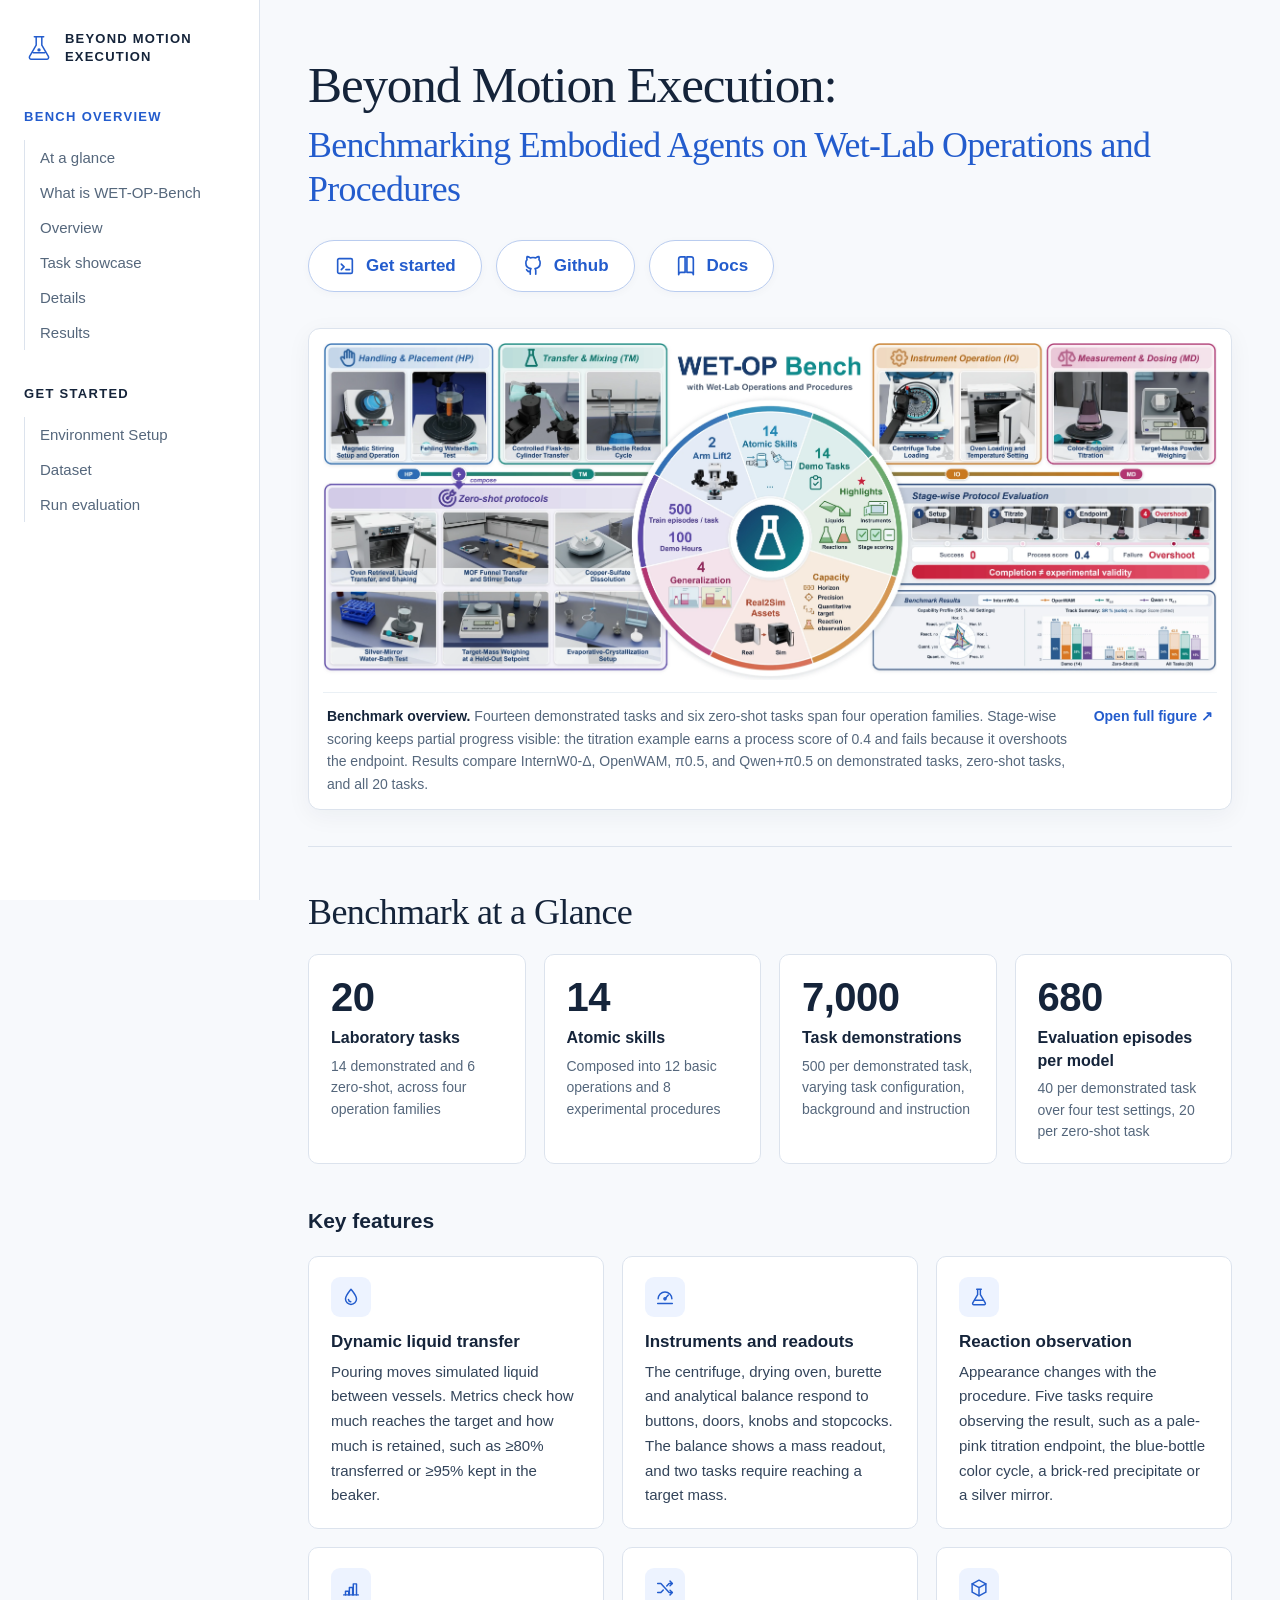
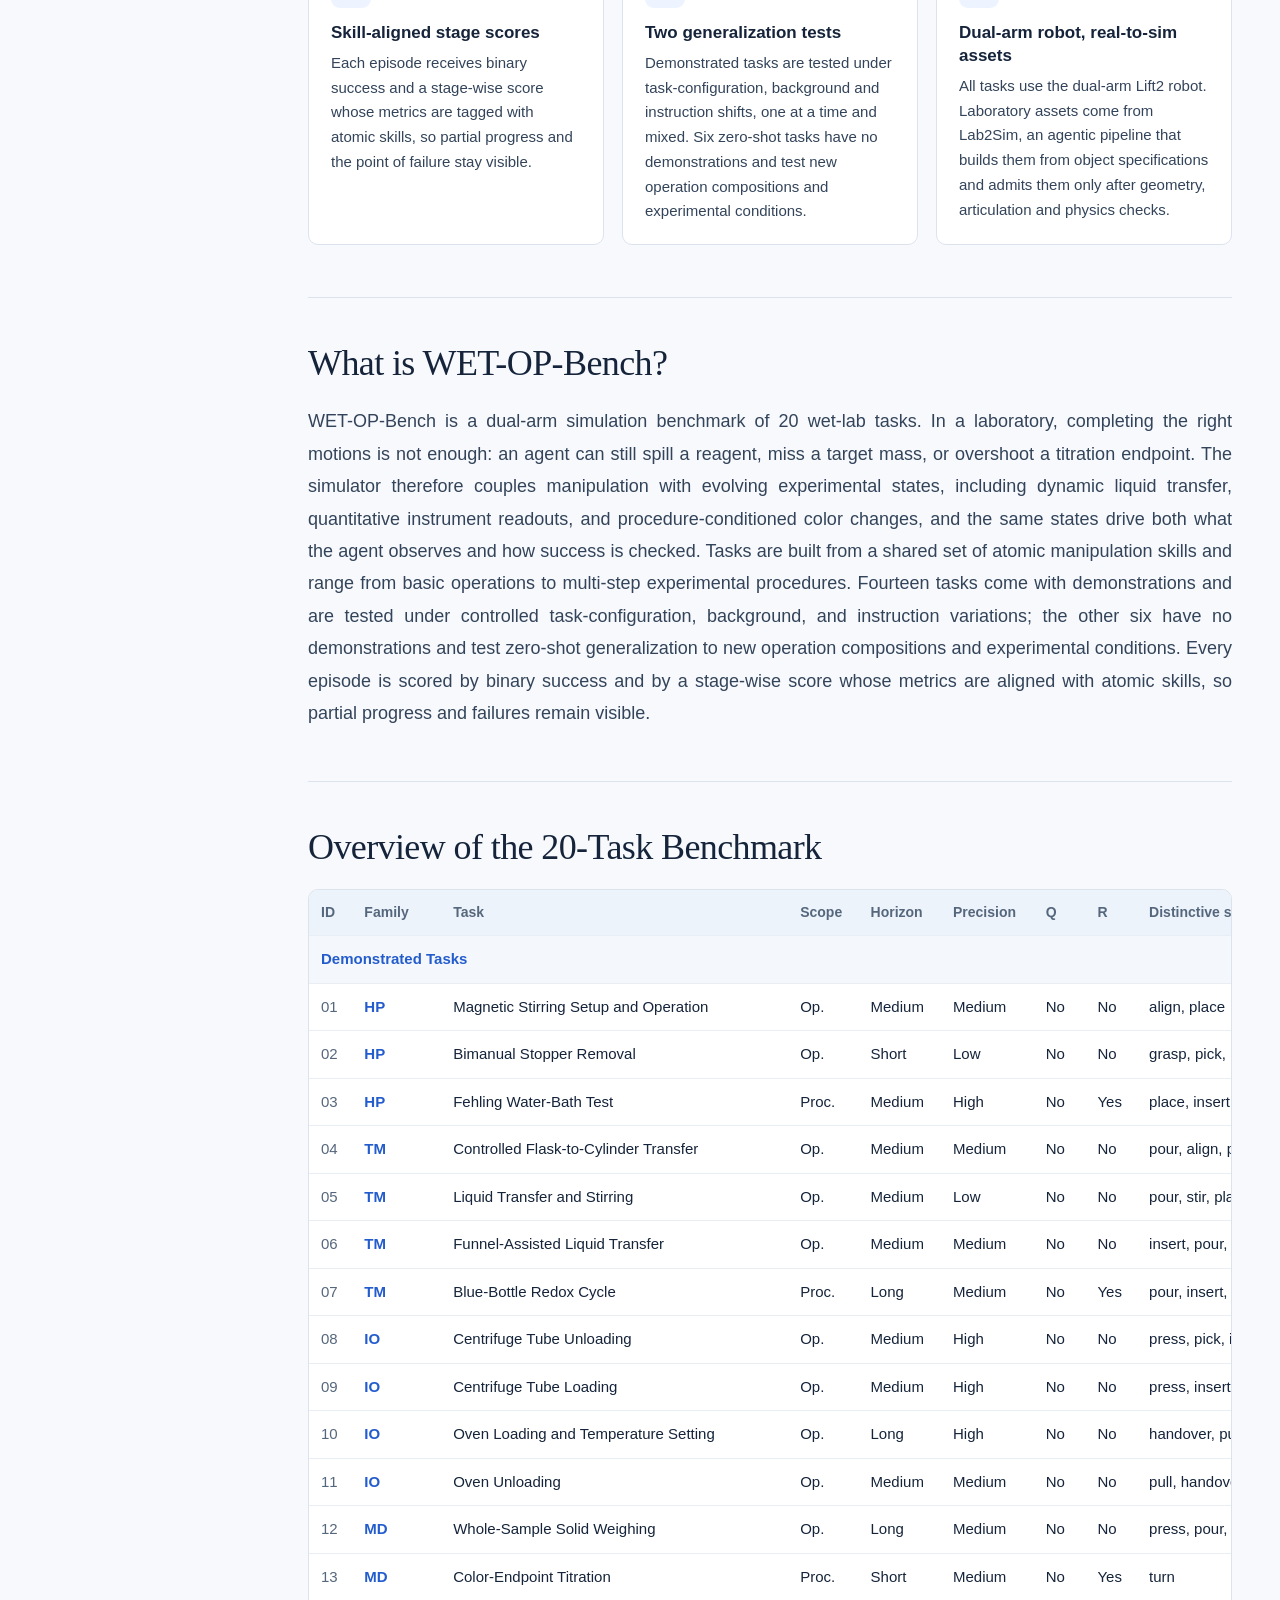
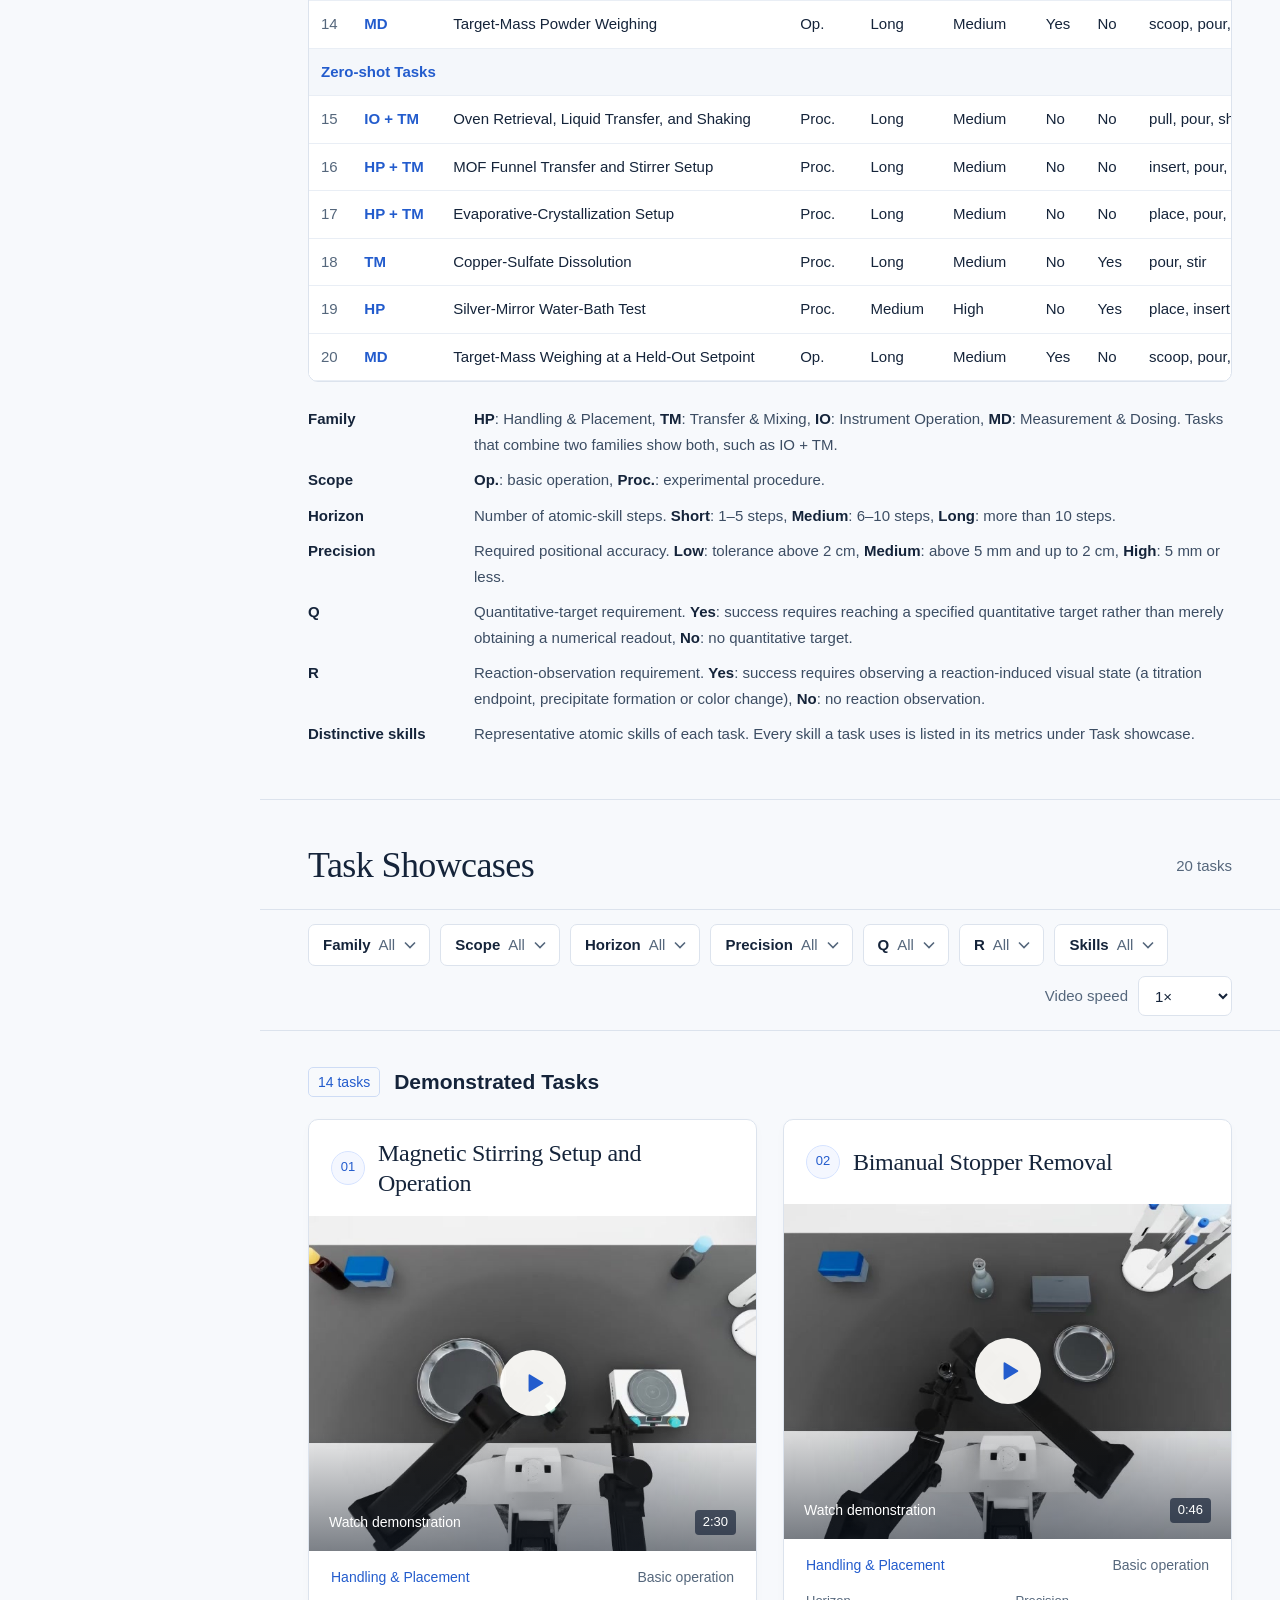
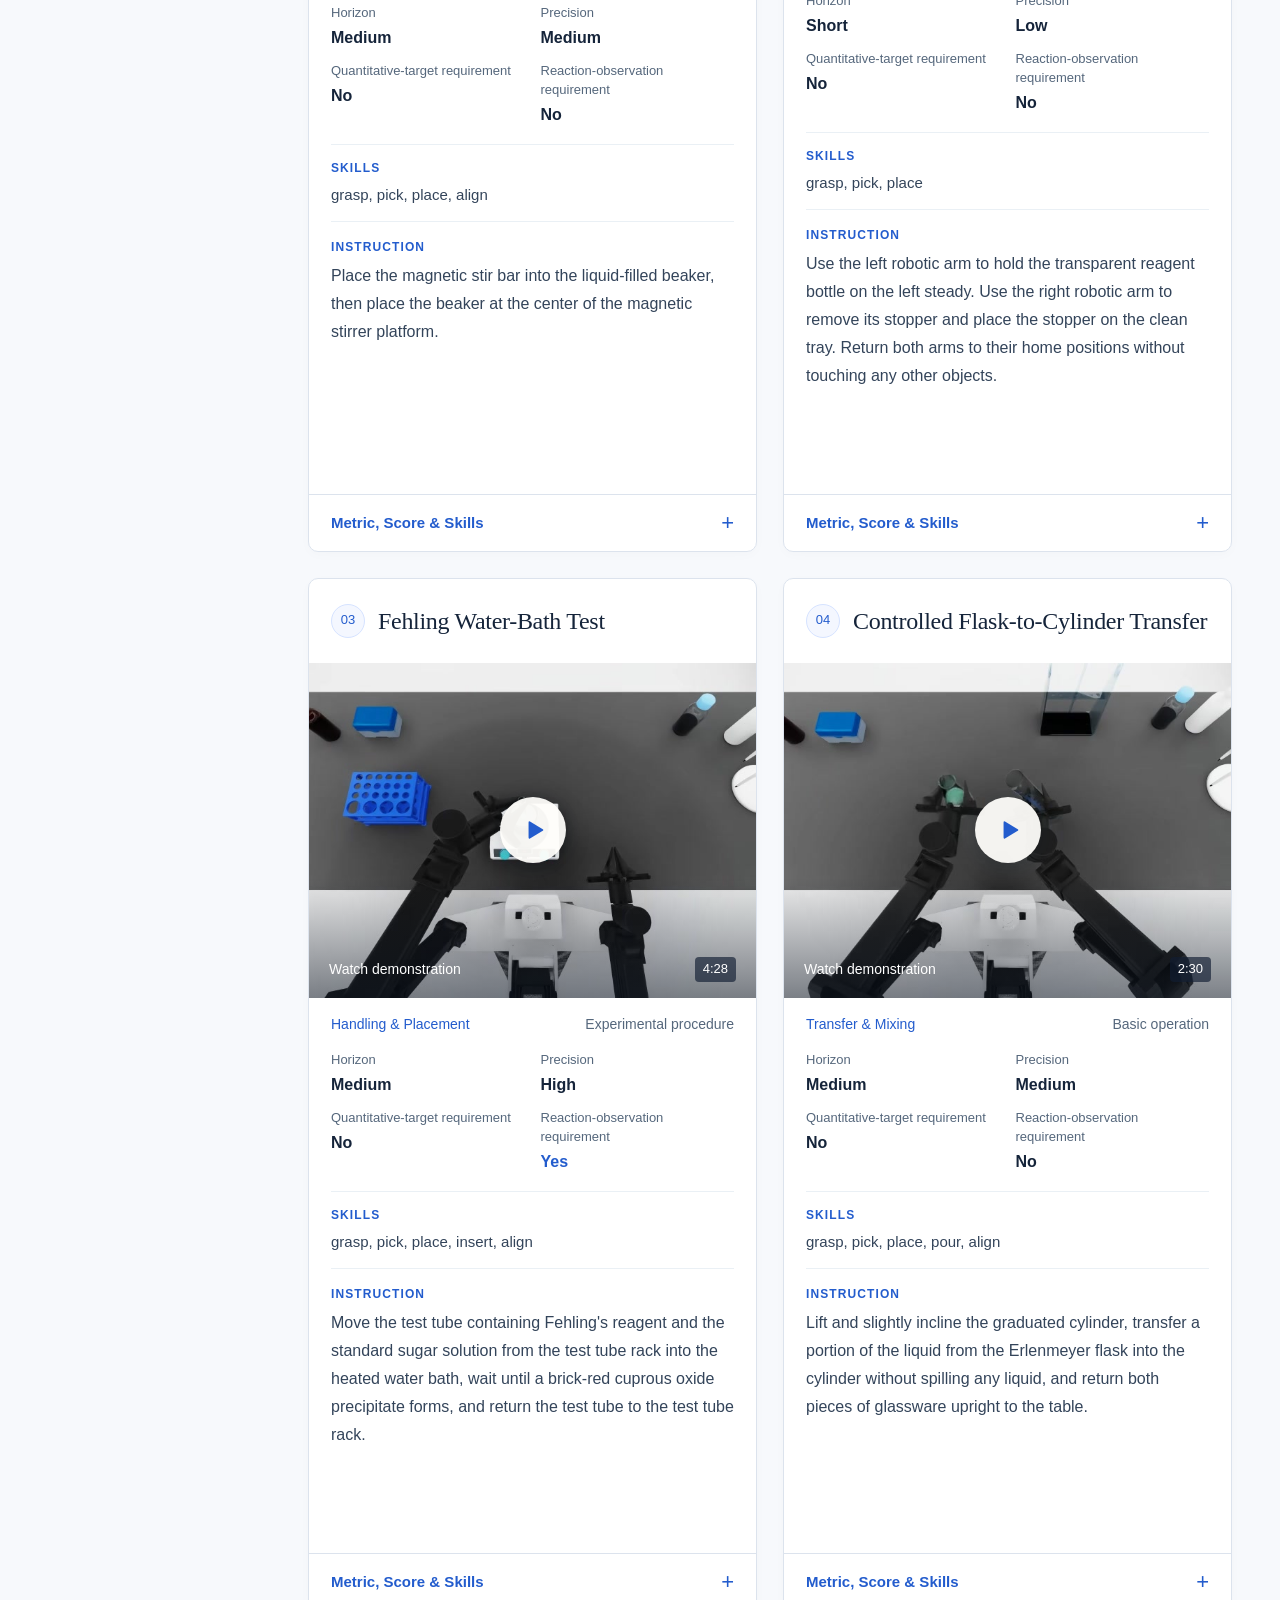
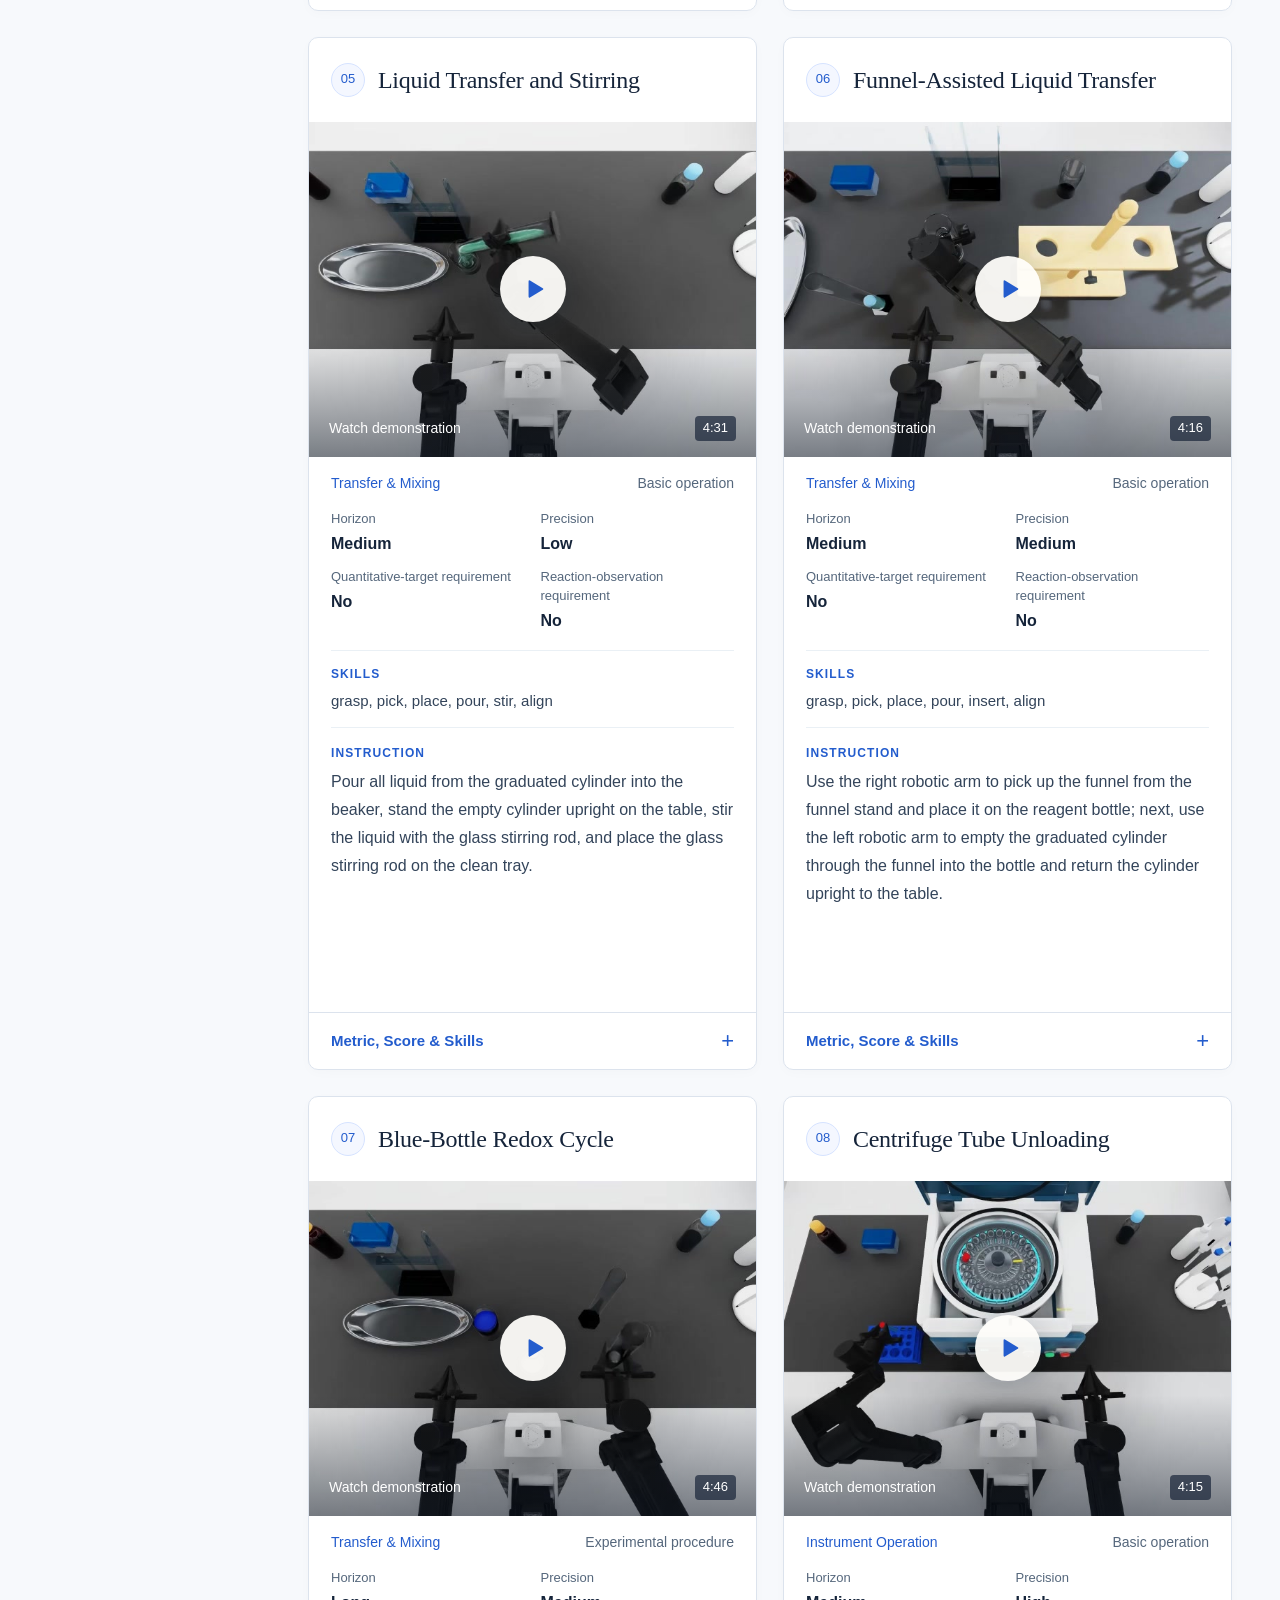
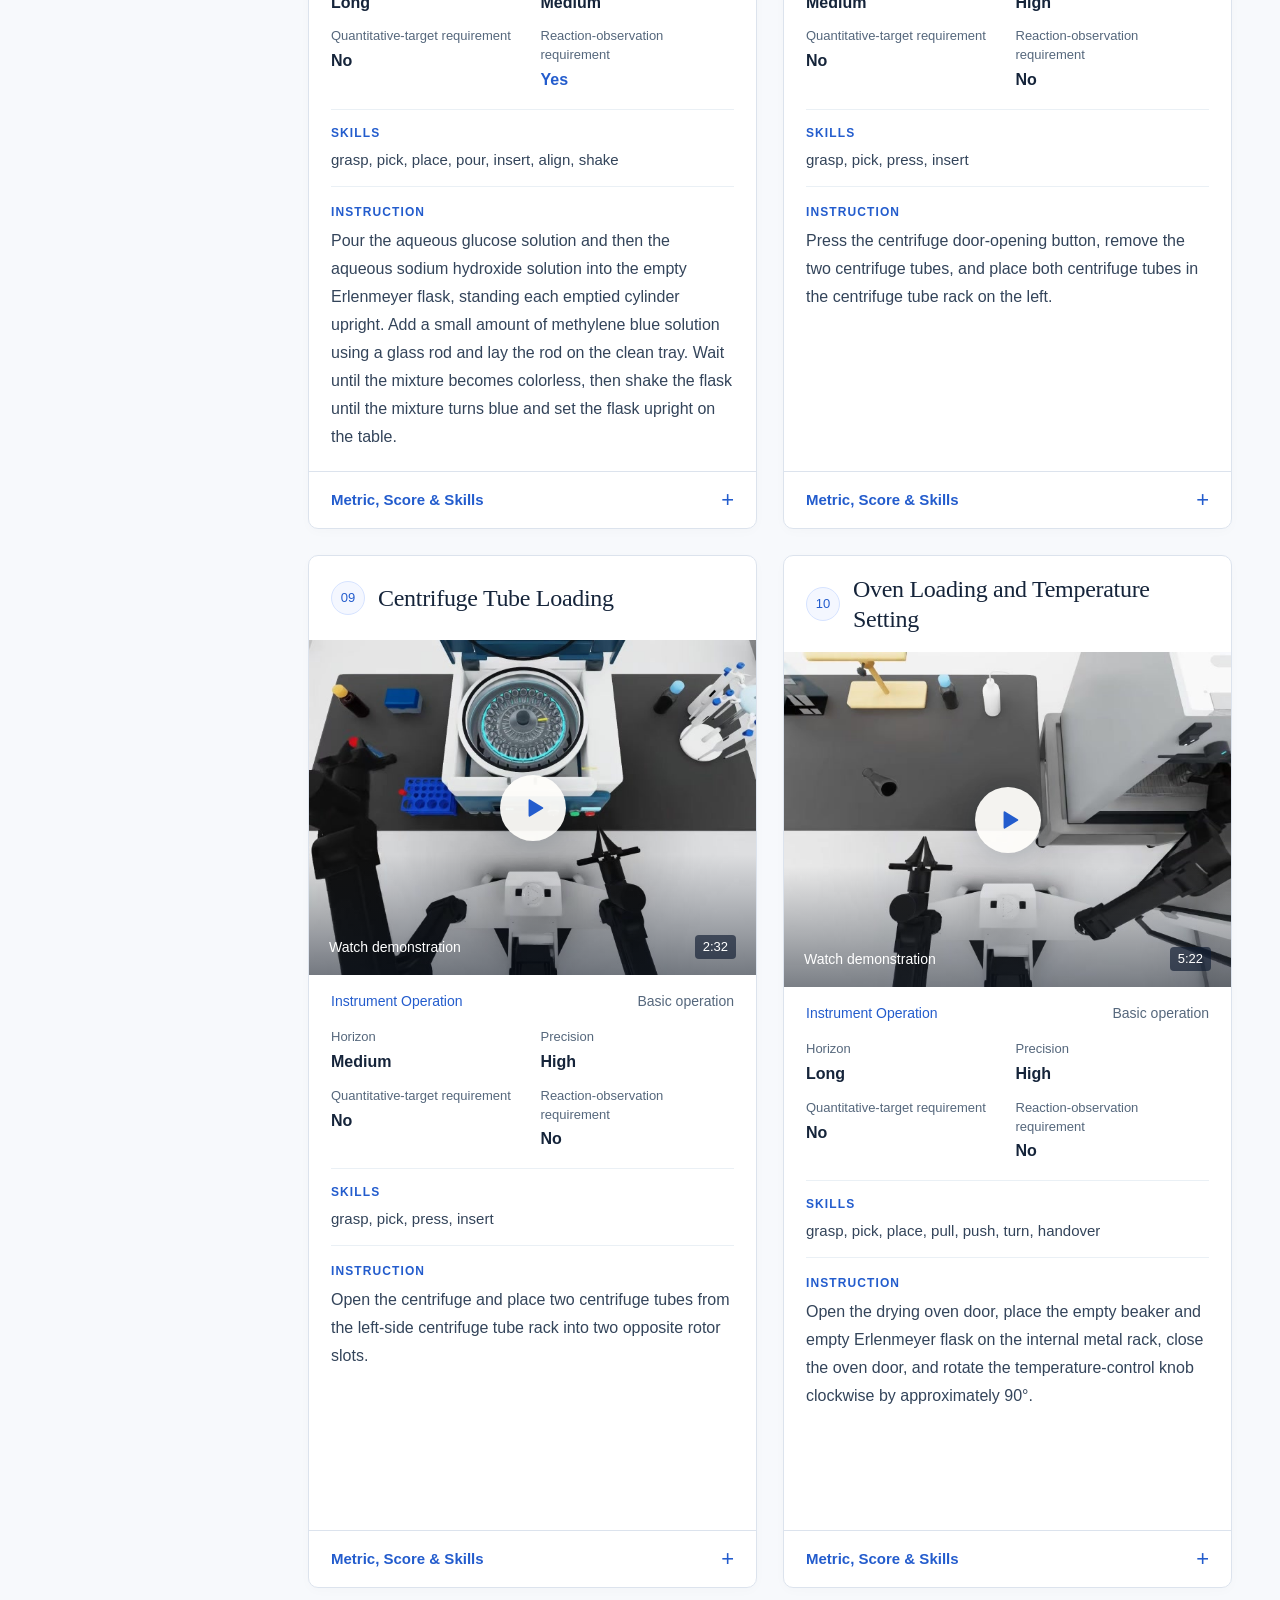
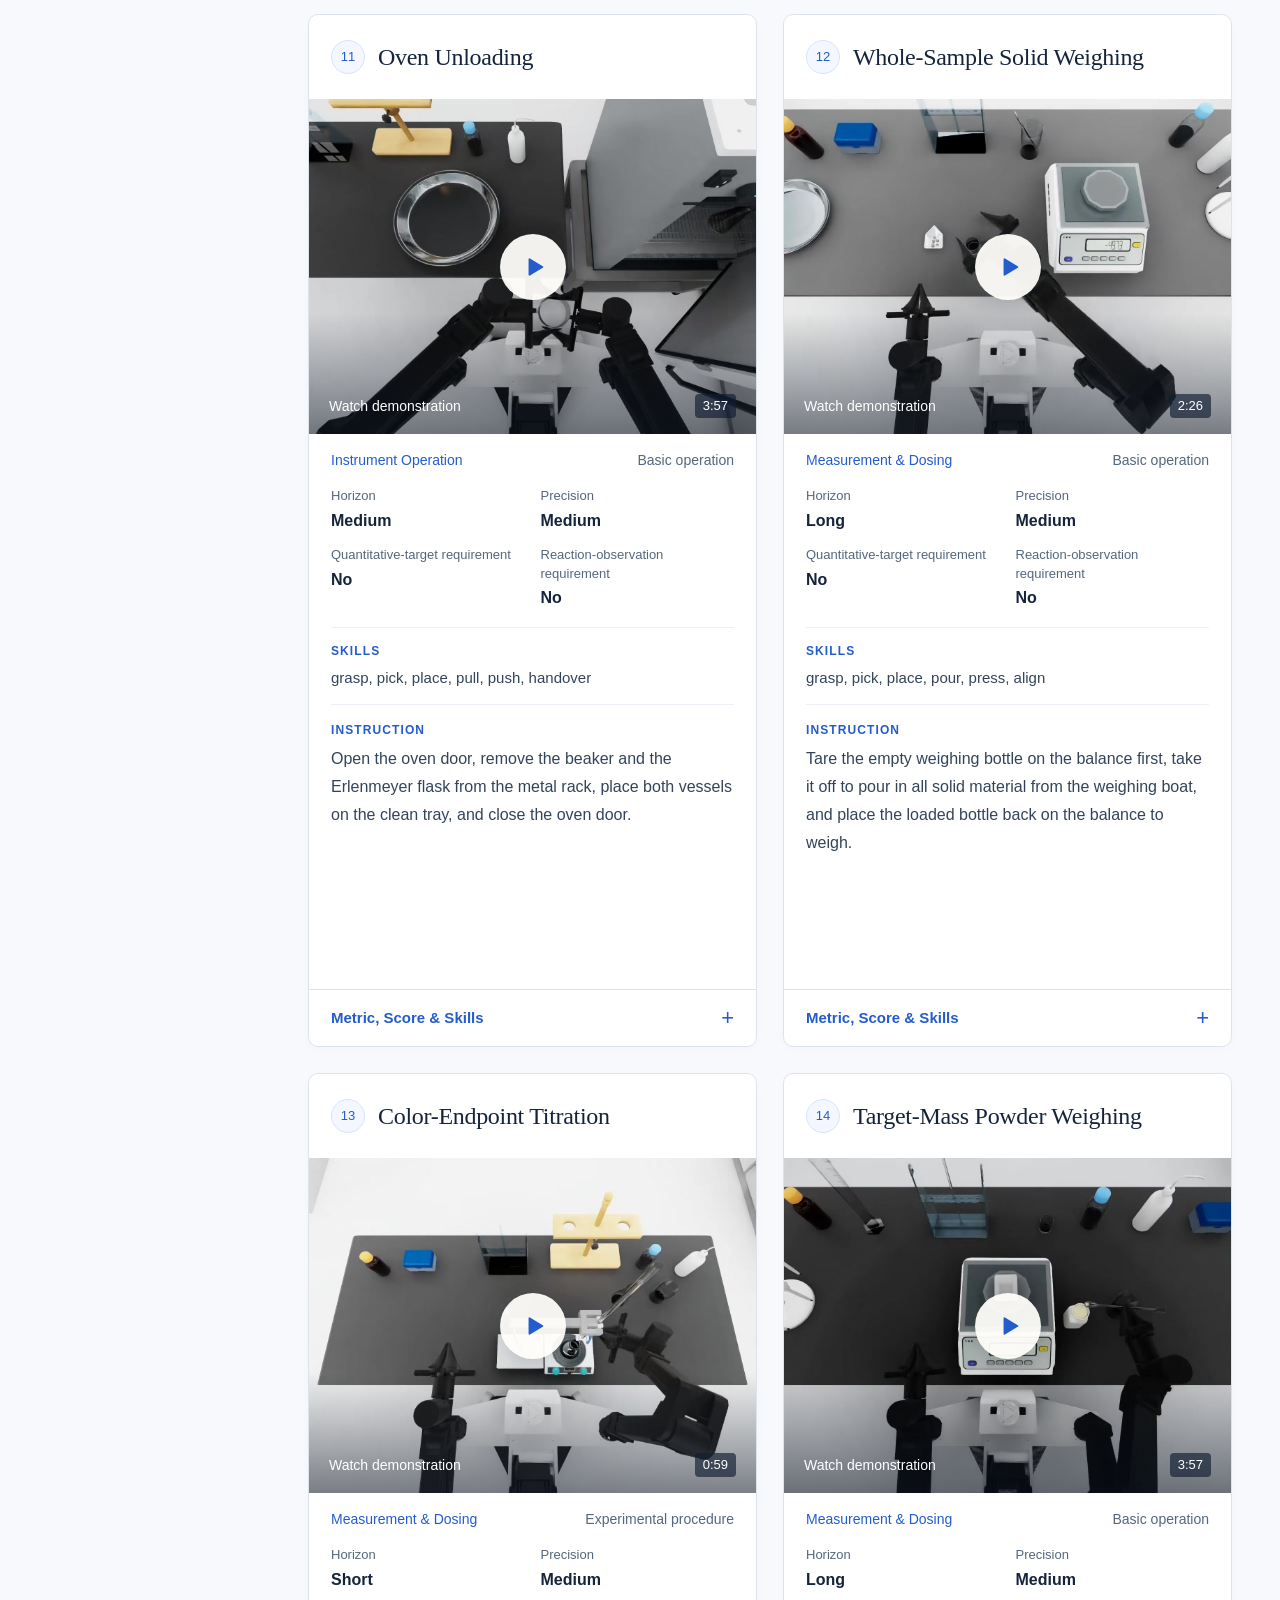
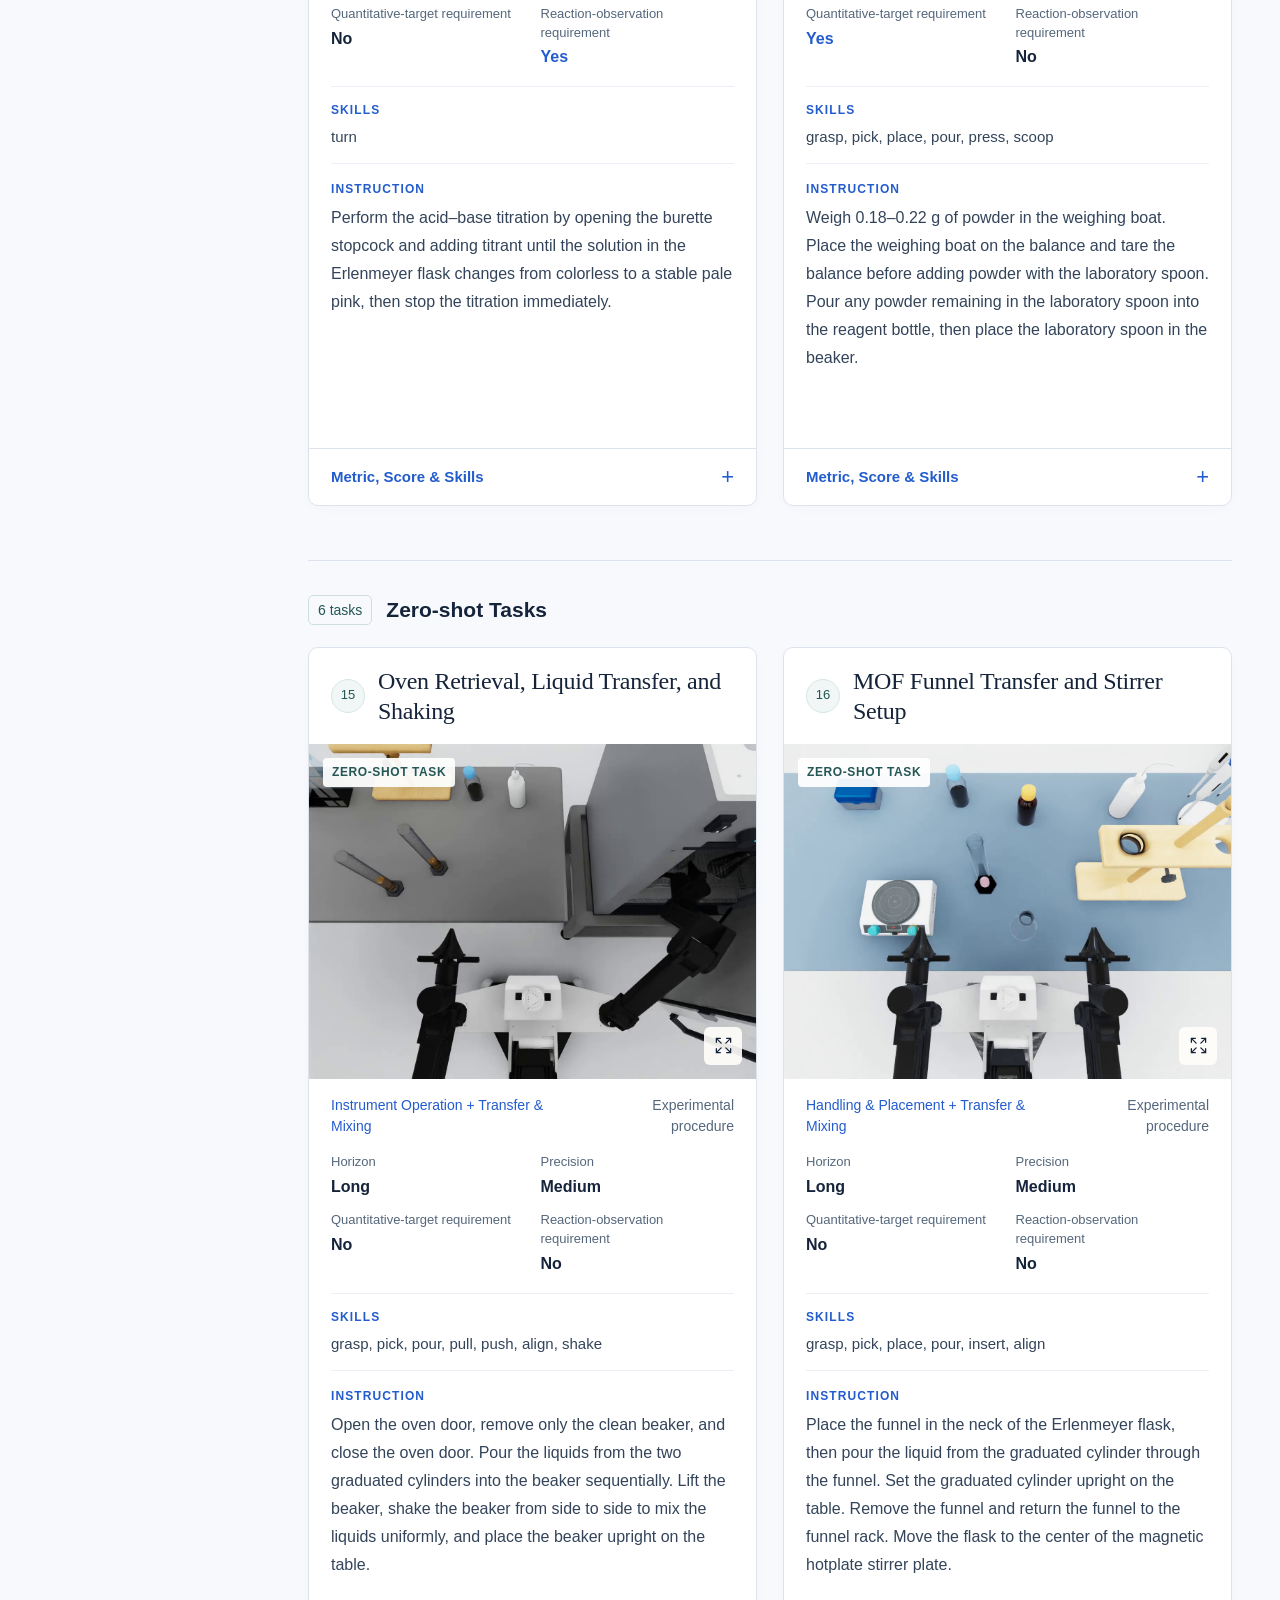
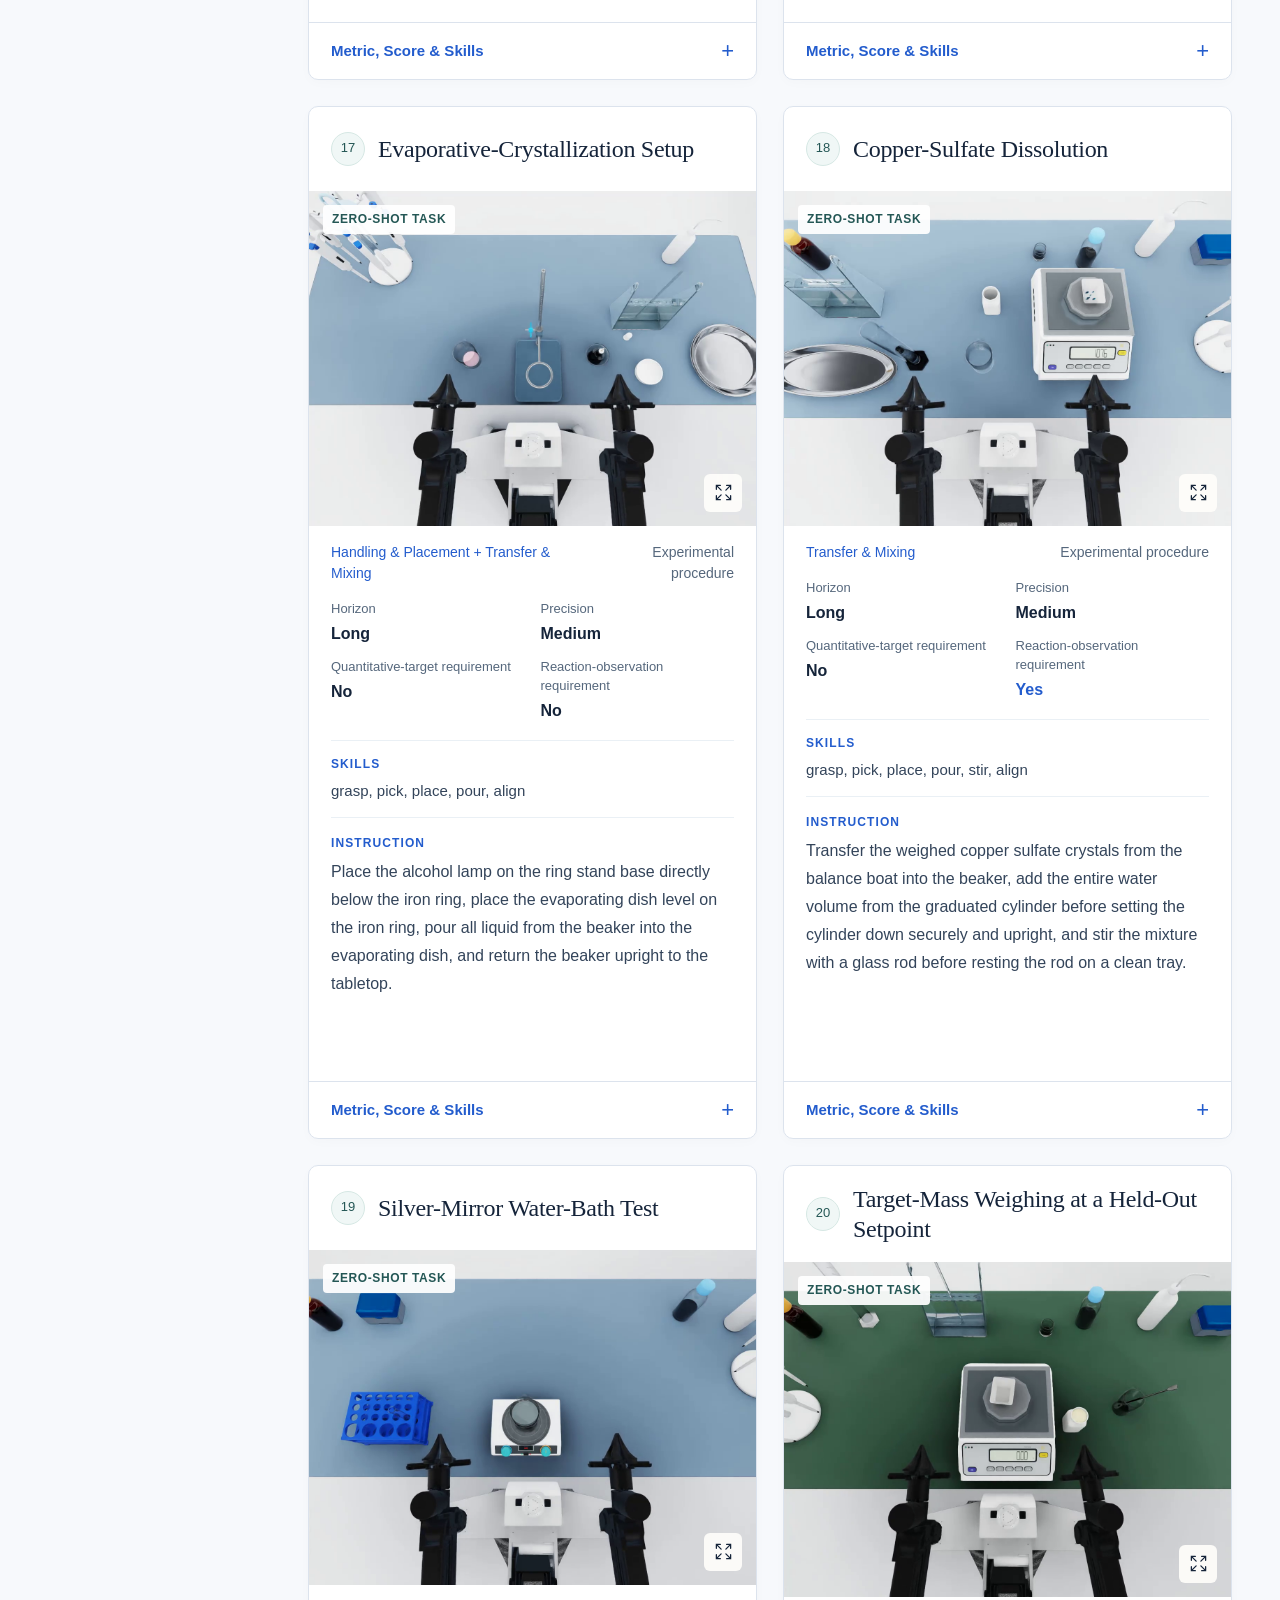
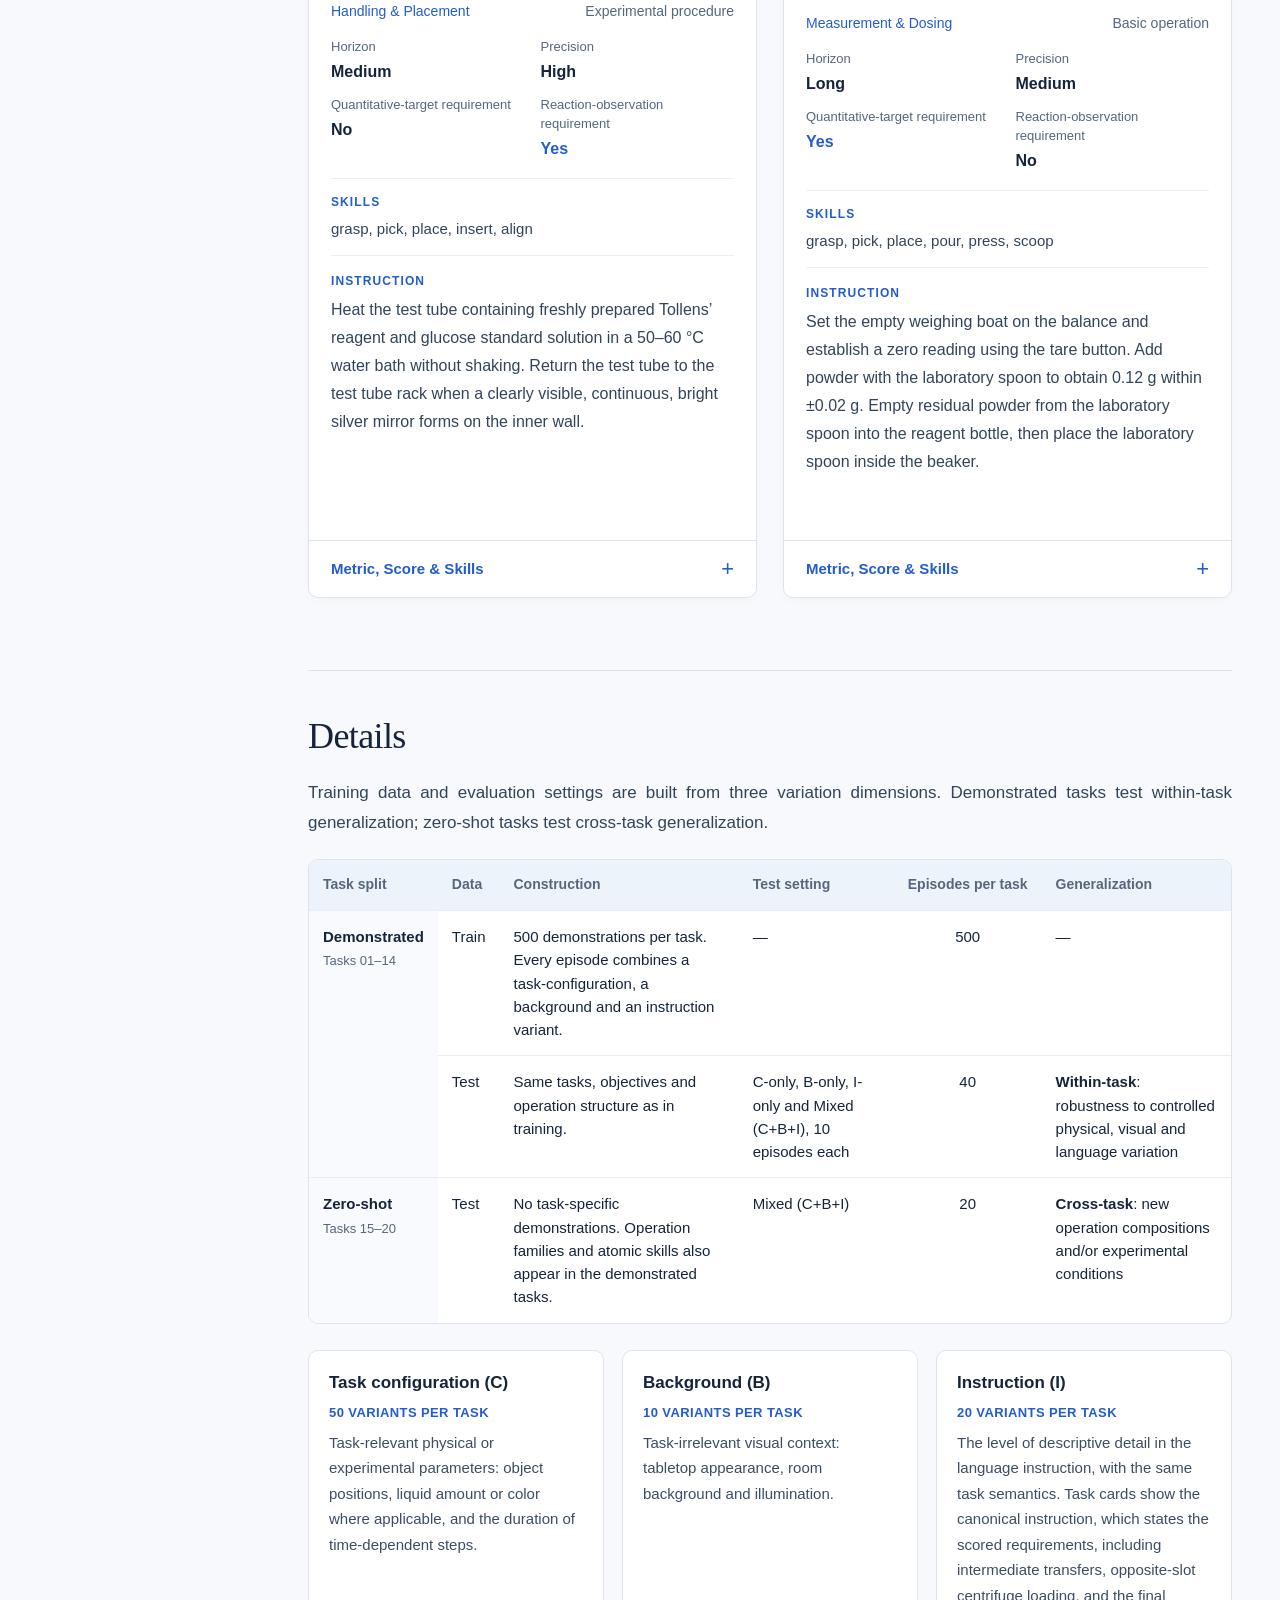
<file: index.html>
<!doctype html>
<html lang="en">
<head>
  <meta charset="utf-8">
  <meta name="viewport" content="width=device-width, initial-scale=1">
  <meta name="description" content="WET-OP-Bench: a 20-task dual-arm simulation benchmark for wet-lab operations and procedures. Task overview, task showcases and data splits.">
  <meta name="color-scheme" content="light">
  <meta name="referrer" content="no-referrer">
  <title>Beyond Motion Execution: Benchmarking Embodied Agents on Wet-Lab Operations and Procedures</title>
  <link rel="icon" href="assets/favicon.svg" type="image/svg+xml">
  <link rel="stylesheet" href="assets/style.css?v=12">
  <script src="assets/terminology.js?v=8" defer></script>
  <script src="assets/tasks.js?v=9" defer></script>
  <script src="assets/nav.js?v=8" defer></script>
  <script src="assets/app.js?v=9" defer></script>
</head>
<body>
  <a class="skip-link" href="#main">Skip to content</a>
  <header class="topbar">
    <a class="brand" href="#top"><svg viewBox="0 0 32 32" aria-hidden="true"><path d="M11 4h10M13 4v9L6 25a2 2 0 0 0 1.8 3h16.4a2 2 0 0 0 1.8-3l-7-12V4M10 21h12"/><circle cx="16" cy="18" r="1"/></svg><span>BEYOND MOTION EXECUTION</span></a>
    <button class="menu-button" type="button" aria-controls="sidebar" aria-expanded="false"><span class="sr-only">Open navigation</span><svg viewBox="0 0 24 24" aria-hidden="true"><path d="M4 7h16M4 12h16M4 17h16"/></svg></button>
  </header>
  <aside class="sidebar" id="sidebar" aria-label="Site navigation">
    <a class="brand" href="#top"><svg viewBox="0 0 32 32" aria-hidden="true"><path d="M11 4h10M13 4v9L6 25a2 2 0 0 0 1.8 3h16.4a2 2 0 0 0 1.8-3l-7-12V4M10 21h12"/><circle cx="16" cy="18" r="1"/></svg><span>BEYOND MOTION EXECUTION</span></a>
    <nav aria-label="Site">
      <a class="nav-group" href="#top" aria-current="page">Bench overview</a>
      <ul>
        <li><a href="#glance">At a glance</a></li>
        <li><a href="#about">What is WET-OP-Bench</a></li>
        <li><a href="#overview">Overview</a></li>
        <li><a href="#showcase">Task showcase</a></li>
        <li><a href="#details">Details</a></li>
        <li><a href="#results">Results</a></li>
      </ul>
      <a class="nav-group" href="get-started/">Get started</a>
      <ul>
        <li><a href="get-started/#setup">Environment Setup</a></li>
        <li><a href="get-started/#dataset">Dataset</a></li>
        <li><a href="get-started/#evaluation">Run evaluation</a></li>
      </ul>
    </nav>
  </aside>
  <div class="sidebar-backdrop" hidden></div>

  <div class="page">
  <main id="main">
    <div id="top" class="hero shell">
      <h1 id="page-title"><span class="paper-title-lead">Beyond Motion Execution:</span> <span class="paper-title-subtitle">Benchmarking Embodied Agents on Wet-Lab Operations and Procedures</span></h1>
      <nav class="hero-links" aria-label="Project links">
        <a class="hero-link" href="get-started/"><svg viewBox="0 0 24 24" aria-hidden="true"><path d="M4 5.5A1.5 1.5 0 0 1 5.5 4h13A1.5 1.5 0 0 1 20 5.5v13a1.5 1.5 0 0 1-1.5 1.5h-13A1.5 1.5 0 0 1 4 18.5z"/><path d="M8 10l3 3-3 3M13 16h4"/></svg><span>Get started</span></a>
        <a class="hero-link" href="https://github.com/InternRobotics/GenManip" target="_blank" rel="noopener noreferrer"><svg viewBox="0 0 24 24" aria-hidden="true"><path d="M15 21v-3.9c.1-1-.3-1.8-.8-2.3 2.7-.3 5.6-1.3 5.6-6A4.7 4.7 0 0 0 18.5 5a4.4 4.4 0 0 0-.1-3.2s-1-.3-3.4 1.3a11.7 11.7 0 0 0-6 0C6.6 1.5 5.6 1.8 5.6 1.8a4.4 4.4 0 0 0-.1 3.2 4.7 4.7 0 0 0-1.3 3.8c0 4.7 2.9 5.7 5.6 6-.5.5-.8 1.2-.8 2.3V21M9 18c-3 .9-3-1.5-4-2"/></svg><span>Github</span></a>
        <a class="hero-link" href="https://genmanip.com/overview" target="_blank" rel="noopener noreferrer"><svg viewBox="0 0 24 24" aria-hidden="true"><path d="M4 4.5A2.5 2.5 0 0 1 6.5 2H11v17H6.5A2.5 2.5 0 0 0 4 21.5zM20 4.5A2.5 2.5 0 0 0 17.5 2H13v17h4.5a2.5 2.5 0 0 1 2.5 2.5z"/></svg><span>Docs</span></a>
      </nav>
      <figure class="teaser">
        <a class="teaser-image" href="assets/figures/benchmark-overview.jpg" target="_blank" rel="noopener noreferrer" tabindex="-1"><picture><source srcset="assets/figures/benchmark-overview.webp" type="image/webp"><img src="assets/figures/benchmark-overview.jpg" width="3726" height="1407" alt="Benchmark overview. Four operation families and six zero-shot tasks surround a summary wheel of 14 atomic skills, the dual-arm Lift2, 14 demonstrated tasks, 500 training episodes each, and four generalization settings. The right side shows a titration that scores 0.4 and fails by overshooting, plus capability profiles and success-rate and stage-score summaries for InternW0-Δ, OpenWAM, π0.5, and Qwen+π0.5." decoding="async" fetchpriority="high"></picture></a>
        <figcaption><span><b>Benchmark overview.</b> Fourteen demonstrated tasks and six zero-shot tasks span four operation families. Stage-wise scoring keeps partial progress visible: the titration example earns a process score of 0.4 and fails because it overshoots the endpoint. Results compare InternW0-Δ, OpenWAM, π0.5, and Qwen+π0.5 on demonstrated tasks, zero-shot tasks, and all 20 tasks.</span><a href="assets/figures/benchmark-overview.jpg" target="_blank" rel="noopener noreferrer">Open full figure <span aria-hidden="true">↗</span></a></figcaption>
      </figure>
    </div>

    <section id="glance" class="page-section glance shell" aria-labelledby="glance-heading">
      <h2 id="glance-heading">Benchmark at a Glance</h2>
      <div class="key-stats" aria-label="Key statistics">
        <div><strong>20</strong><span class="stat-label">Laboratory tasks</span><span class="stat-detail">14 demonstrated and 6 zero-shot, across four operation families</span></div>
        <div><strong>14</strong><span class="stat-label">Atomic skills</span><span class="stat-detail">Composed into 12 basic operations and 8 experimental procedures</span></div>
        <div><strong>7,000</strong><span class="stat-label">Task demonstrations</span><span class="stat-detail">500 per demonstrated task, varying task configuration, background and instruction</span></div>
        <div><strong>680</strong><span class="stat-label">Evaluation episodes per model</span><span class="stat-detail">40 per demonstrated task over four test settings, 20 per zero-shot task</span></div>
      </div>
      <h3 class="glance-subheading">Key features</h3>
      <ul class="feature-grid">
        <li><span class="feature-icon"><svg viewBox="0 0 24 24" aria-hidden="true"><path d="M12 3.5c3.2 4.1 6 7.3 6 10.6a6 6 0 0 1-12 0c0-3.3 2.8-6.5 6-10.6z"/><path d="M9.2 14.6a2.9 2.9 0 0 0 2.6 2.6"/></svg></span><h4>Dynamic liquid transfer</h4><p>Pouring moves simulated liquid between vessels. Metrics check how much reaches the target and how much is retained, such as ≥80% transferred or ≥95% kept in the beaker.</p></li>
        <li><span class="feature-icon"><svg viewBox="0 0 24 24" aria-hidden="true"><path d="M4.5 14a7.5 7.5 0 0 1 15 0"/><path d="M12 14l3.6-4.2"/><circle cx="12" cy="14" r="1.2"/><path d="M4 19h16"/></svg></span><h4>Instruments and readouts</h4><p>The centrifuge, drying oven, burette and analytical balance respond to buttons, doors, knobs and stopcocks. The balance shows a mass readout, and two tasks require reaching a target mass.</p></li>
        <li><span class="feature-icon"><svg viewBox="0 0 24 24" aria-hidden="true"><path d="M9.5 3.5h5M10.5 3.5v6L5.2 18.4a1.4 1.4 0 0 0 1.2 2.1h11.2a1.4 1.4 0 0 0 1.2-2.1L13.5 9.5v-6"/><path d="M7.6 15.5h8.8"/></svg></span><h4>Reaction observation</h4><p>Appearance changes with the procedure. Five tasks require observing the result, such as a pale-pink titration endpoint, the blue-bottle color cycle, a brick-red precipitate or a silver mirror.</p></li>
        <li><span class="feature-icon"><svg viewBox="0 0 24 24" aria-hidden="true"><path d="M4 19.5h16"/><path d="M6 19.5v-4h3.5v4M10.25 19.5v-8h3.5v8M14.5 19.5v-12H18v12"/></svg></span><h4>Skill-aligned stage scores</h4><p>Each episode receives binary success and a stage-wise score whose metrics are tagged with atomic skills, so partial progress and the point of failure stay visible.</p></li>
        <li><span class="feature-icon"><svg viewBox="0 0 24 24" aria-hidden="true"><path d="M4 7h3.5l9 10H20M4 17h3.5l2.6-2.9M13.9 9.9 16.5 7H20"/><path d="M17.5 4.5 20 7l-2.5 2.5M17.5 14.5 20 17l-2.5 2.5"/></svg></span><h4>Two generalization tests</h4><p>Demonstrated tasks are tested under task-configuration, background and instruction shifts, one at a time and mixed. Six zero-shot tasks have no demonstrations and test new operation compositions and experimental conditions.</p></li>
        <li><span class="feature-icon"><svg viewBox="0 0 24 24" aria-hidden="true"><path d="M12 3.5l7.5 4v9l-7.5 4-7.5-4v-9z"/><path d="M4.5 7.5l7.5 4 7.5-4M12 11.5v9"/></svg></span><h4>Dual-arm robot, real-to-sim assets</h4><p>All tasks use the dual-arm Lift2 robot. Laboratory assets come from Lab2Sim, an agentic pipeline that builds them from object specifications and admits them only after geometry, articulation and physics checks.</p></li>
      </ul>
    </section>

    <section id="about" class="page-section about shell" aria-labelledby="about-heading">
      <div class="about-text">
        <h2 id="about-heading">What is WET-OP-Bench?</h2>
        <p>WET-OP-Bench is a dual-arm simulation benchmark of 20 wet-lab tasks. In a laboratory, completing the right motions is not enough: an agent can still spill a reagent, miss a target mass, or overshoot a titration endpoint. The simulator therefore couples manipulation with evolving experimental states, including dynamic liquid transfer, quantitative instrument readouts, and procedure-conditioned color changes, and the same states drive both what the agent observes and how success is checked. Tasks are built from a shared set of atomic manipulation skills and range from basic operations to multi-step experimental procedures. Fourteen tasks come with demonstrations and are tested under controlled task-configuration, background, and instruction variations; the other six have no demonstrations and test zero-shot generalization to new operation compositions and experimental conditions. Every episode is scored by binary success and by a stage-wise score whose metrics are aligned with atomic skills, so partial progress and failures remain visible.</p>
      </div>
    </section>

    <section id="overview" class="page-section suite-section shell" aria-labelledby="suite-heading">
      <h2 id="suite-heading">Overview of the 20-Task Benchmark</h2>
      <div class="suite-scroll" role="region" aria-label="Task overview table; scroll horizontally on small screens" tabindex="0"><table id="task-suite-table"><caption class="sr-only">Task names, operation families, scope, four capability dimensions and distinctive skills. Explanations follow the table.</caption><thead><tr><th scope="col">ID</th><th scope="col">Family</th><th scope="col">Task</th><th scope="col">Scope</th><th scope="col">Horizon</th><th scope="col">Precision</th><th scope="col"><abbr title="Quantitative-target requirement">Q</abbr></th><th scope="col"><abbr title="Reaction-observation requirement">R</abbr></th><th scope="col">Distinctive skills</th></tr></thead></table></div>
      <dl class="table-key">
        <div><dt>Family</dt><dd><b>HP</b>: Handling &amp; Placement, <b>TM</b>: Transfer &amp; Mixing, <b>IO</b>: Instrument Operation, <b>MD</b>: Measurement &amp; Dosing. Tasks that combine two families show both, such as IO + TM.</dd></div>
        <div><dt>Scope</dt><dd><b>Op.</b>: basic operation, <b>Proc.</b>: experimental procedure.</dd></div>
        <div><dt>Horizon</dt><dd>Number of atomic-skill steps. <b>Short</b>: 1–5 steps, <b>Medium</b>: 6–10 steps, <b>Long</b>: more than 10 steps.</dd></div>
        <div><dt>Precision</dt><dd>Required positional accuracy. <b>Low</b>: tolerance above 2 cm, <b>Medium</b>: above 5 mm and up to 2 cm, <b>High</b>: 5 mm or less.</dd></div>
        <div><dt>Q</dt><dd>Quantitative-target requirement. <b>Yes</b>: success requires reaching a specified quantitative target rather than merely obtaining a numerical readout, <b>No</b>: no quantitative target.</dd></div>
        <div><dt>R</dt><dd>Reaction-observation requirement. <b>Yes</b>: success requires observing a reaction-induced visual state (a titration endpoint, precipitate formation or color change), <b>No</b>: no reaction observation.</dd></div>
        <div><dt>Distinctive skills</dt><dd>Representative atomic skills of each task. Every skill a task uses is listed in its metrics under Task showcase.</dd></div>
      </dl>
    </section>

    <section id="showcase" class="page-section gallery" aria-labelledby="gallery-heading">
      <div class="shell gallery-intro"><h2 id="gallery-heading">Task Showcases</h2><span id="result-count" class="result-count" role="status" aria-live="polite">20 tasks</span></div>
      <div class="toolbar-wrapper">
        <div class="toolbar shell" role="group" aria-label="Filter tasks">
          <div id="filters" class="filters"></div>
          <button id="reset-filters" class="text-button" type="button" hidden>Reset filters</button>
          <label class="speed-control" for="playback-speed">Video speed <select id="playback-speed"><option value="1">1×</option><option value="1.5">1.5×</option><option value="2">2×</option><option value="4">4×</option></select></label>
        </div>
      </div>
      <div class="shell gallery-body">
        <section id="training-section" class="task-section" aria-labelledby="training-heading"><div class="section-heading"><span class="section-index">14 tasks</span><h3 id="training-heading">Demonstrated Tasks</h3></div><div id="training-grid" class="task-grid"></div></section>
        <section id="ood-section" class="task-section ood-section" aria-labelledby="ood-heading"><div class="section-heading"><span class="section-index">6 tasks</span><h3 id="ood-heading">Zero-shot Tasks</h3></div><div id="ood-grid" class="task-grid"></div></section>
        <div id="empty-state" class="empty-state" hidden><h3>No matching tasks</h3><p>Select more options in one of the filters.</p><button id="empty-reset" class="text-button" type="button">Reset filters</button></div>
      </div>
    </section>

    <section id="details" class="page-section details shell" aria-labelledby="details-heading">
      <h2 id="details-heading">Details</h2>
      <p class="details-lead">Training data and evaluation settings are built from three variation dimensions. Demonstrated tasks test within-task generalization; zero-shot tasks test cross-task generalization.</p>
      <div class="details-scroll" role="region" aria-label="Data splits and generalization settings" tabindex="0">
        <table class="details-table">
          <caption class="sr-only">Data splits and generalization settings</caption>
          <thead><tr><th scope="col">Task split</th><th scope="col">Data</th><th scope="col">Construction</th><th scope="col">Test setting</th><th scope="col">Episodes per task</th><th scope="col">Generalization</th></tr></thead>
          <tbody>
            <tr><th scope="row" rowspan="2">Demonstrated<br><span>Tasks 01–14</span></th><td>Train</td><td>500 demonstrations per task. Every episode combines a task-configuration, a background and an instruction variant.</td><td>—</td><td class="number">500</td><td>—</td></tr>
            <tr><td>Test</td><td>Same tasks, objectives and operation structure as in training.</td><td>C-only, B-only, I-only and Mixed (C+B+I), 10 episodes each</td><td class="number">40</td><td><strong>Within-task</strong>: robustness to controlled physical, visual and language variation</td></tr>
            <tr><th scope="row">Zero-shot<br><span>Tasks 15–20</span></th><td>Test</td><td>No task-specific demonstrations. Operation families and atomic skills also appear in the demonstrated tasks.</td><td>Mixed (C+B+I)</td><td class="number">20</td><td><strong>Cross-task</strong>: new operation compositions and/or experimental conditions</td></tr>
          </tbody>
        </table>
      </div>
      <dl class="variation-list">
        <div><dt>Task configuration (C)</dt><dd><span class="variant-count">50 variants per task</span>Task-relevant physical or experimental parameters: object positions, liquid amount or color where applicable, and the duration of time-dependent steps.</dd></div>
        <div><dt>Background (B)</dt><dd><span class="variant-count">10 variants per task</span>Task-irrelevant visual context: tabletop appearance, room background and illumination.</dd></div>
        <div><dt>Instruction (I)</dt><dd><span class="variant-count">20 variants per task</span>The level of descriptive detail in the language instruction, with the same task semantics. Task cards show the canonical instruction, which states the scored requirements, including intermediate transfers, opposite-slot centrifuge loading, and the final upright reset.</dd></div>
      </dl>
      <p class="details-note">Training episodes vary C, B and I jointly. In the test settings, C-only, B-only and I-only each shift one dimension in isolation, and Mixed (C+B+I) varies all three jointly; task identity, objective and operation structure stay the same as in training. Zero-shot tasks are evaluated only under Mixed (C+B+I).</p>
    </section>

    <section id="results" class="page-section results shell" aria-labelledby="results-heading">
      <h2 id="results-heading">Results</h2>
      <p class="details-lead">Task success stays below the stage score for every model. On the 14 demonstrated tasks, InternW0-Δ reaches 34.6 ± 1.1% success and a stage score of 60.5 ± 1.0, ahead of π0.5 (25.2 ± 1.4% and 51.2 ± 0.4), OpenWAM (22.7 ± 0.5% and 55.2 ± 0.5), and Qwen+π0.5 (20.8% and 42.4). Across all 20 tasks, InternW0-Δ reaches 24.5 ± 0.9% and 47.0 ± 0.8, compared with 17.6 ± 1.0% and 39.9 ± 0.3 for π0.5, 16.0 ± 0.3% and 42.5 ± 0.4 for OpenWAM, and 14.6% and 33.3 for Qwen+π0.5.</p>
      <div class="details-scroll" role="region" aria-label="Results by operation family" tabindex="0">
        <table class="details-table results-table results-main">
          <caption class="sr-only">Success rate and stage score by operation family, for demonstrated tasks, zero-shot tasks, and all 20 tasks.</caption>
          <thead>
            <tr>
              <th scope="col" rowspan="2">Model</th>
              <th scope="colgroup" colspan="2">HP (3)</th>
              <th scope="colgroup" colspan="2">TM (4)</th>
              <th scope="colgroup" colspan="2">IO (4)</th>
              <th scope="colgroup" colspan="2">MD (3)</th>
              <th scope="colgroup" colspan="2">Demo (14)</th>
              <th scope="colgroup" colspan="2">Zero-shot (6)</th>
              <th scope="colgroup" colspan="2">All (20)</th>
            </tr>
            <tr>
              <th scope="col">SR</th><th scope="col">Score</th>
              <th scope="col">SR</th><th scope="col">Score</th>
              <th scope="col">SR</th><th scope="col">Score</th>
              <th scope="col">SR</th><th scope="col">Score</th>
              <th scope="col">SR</th><th scope="col">Score</th>
              <th scope="col">SR</th><th scope="col">Score</th>
              <th scope="col">SR</th><th scope="col">Score</th>
            </tr>
          </thead>
          <tbody>
            <tr><th scope="row">π0.5</th><td>47.2</td><td class="best">67.0</td><td>4.2</td><td>23.5</td><td>32.9</td><td>75.5</td><td>20.8</td><td>39.9</td><td>25.2</td><td>51.2</td><td>0.0</td><td>13.7</td><td>17.6</td><td>39.9</td></tr>
            <tr><th scope="row">OpenWAM</th><td>51.1</td><td>65.5</td><td>7.5</td><td>42.7</td><td>25.4</td><td>76.1</td><td>10.8</td><td>33.8</td><td>22.7</td><td>55.2</td><td>0.3</td><td>12.7</td><td>16.0</td><td>42.5</td></tr>
            <tr><th scope="row">InternW0-Δ</th><td class="best">55.3</td><td>65.8</td><td class="best">21.0</td><td class="best">50.8</td><td class="best">42.1</td><td class="best">83.5</td><td class="best">21.9</td><td>37.3</td><td class="best">34.6</td><td class="best">60.5</td><td class="best">0.8</td><td class="best">15.5</td><td class="best">24.5</td><td class="best">47.0</td></tr>
            <tr><th scope="row">Qwen+π0.5</th><td>39.3</td><td>58.0</td><td>1.9</td><td>15.1</td><td>26.9</td><td>59.5</td><td>19.4</td><td class="best">40.6</td><td>20.8</td><td>42.4</td><td>0.0</td><td>12.0</td><td>14.6</td><td>33.3</td></tr>
          </tbody>
        </table>
      </div>
      <p class="details-note">Success rate (SR, %) and stage score (0–100). Demonstrated columns pool C-only, B-only, I-only, and Mixed, with 40 episodes per task per run. All (20) is the task-balanced mean. π0.5, OpenWAM, and InternW0-Δ are each fine-tuned for 100k steps on the 14 demonstrated tasks, with global batch size 256, and the headline ± values are the standard deviation over three runs of 680 episodes. Qwen+π0.5 is Qwen3.8-Flash planning over frozen π0.5, with task memory and in-context demonstrations turned off; its numbers are one run of 246 completed episodes and have no standard deviation. Bold marks the best value in a column.</p>
      <h3>Within-task generalization and zero-shot transfer</h3>
      <div class="details-scroll" role="region" aria-label="Generalization and zero-shot results" tabindex="0">
        <table class="details-table results-table results-gen">
          <caption class="sr-only">Success rate and stage score for each within-task setting and for the six zero-shot tasks. Each cell is success rate, then stage score.</caption>
          <thead>
            <tr><th scope="col">Split / setting</th><th scope="col">InternW0-Δ</th><th scope="col">OpenWAM</th><th scope="col">π0.5</th><th scope="col">Qwen+π0.5</th></tr>
          </thead>
          <tbody>
            <tr><th scope="row">C-only (demo)</th><td class="best">34.3 / 60.7</td><td>22.6 / 54.9</td><td>24.0 / 50.0</td><td>— / —</td></tr>
            <tr><th scope="row">B-only (demo)</th><td class="best">33.1 / 58.7</td><td>24.5 / 56.2</td><td>28.6 / 54.0</td><td>27.4 / 45.3</td></tr>
            <tr><th scope="row">I-only (demo)</th><td class="best">35.2 / 61.0</td><td>23.3 / 56.4</td><td>23.8 / 49.8</td><td>— / —</td></tr>
            <tr><th scope="row">Mixed (demo)</th><td class="best">35.7 / 61.4</td><td>20.2 / 53.4</td><td>24.3 / 50.9</td><td>19.0 / 41.6</td></tr>
            <tr><th scope="row">All demo settings</th><td class="best">34.6 / 60.5</td><td>22.7 / 55.2</td><td>25.2 / 51.2</td><td>20.8 / 42.4</td></tr>
            <tr><th scope="row">Zero-shot (6 tasks)</th><td class="best">0.8 / 15.5</td><td>0.3 / 12.7</td><td>0.0 / 13.7</td><td>0.0 / 12.0</td></tr>
          </tbody>
        </table>
      </div>
      <p class="details-note">Cells are success rate (%) / stage score (0–100). Qwen+π0.5 has no C-only or I-only episodes in the completed run. On the six held-out tasks every model stays below 1% success. Partial stage credit comes mainly from opening steps that match a demonstrated operation.</p>
    </section>
  </main>

  <footer class="shell footer"><span>Beyond Motion Execution</span><a href="#top">Back to top <span aria-hidden="true">↑</span></a></footer>
  </div>

  <dialog id="image-dialog" aria-labelledby="image-dialog-title">
    <div class="dialog-toolbar"><div><span class="dialog-eyebrow">Zero-shot task</span><h2 id="image-dialog-title"></h2></div><button class="close-dialog" type="button" aria-label="Close image viewer">×</button></div>
    <img id="dialog-image" alt="" width="1280" height="960">
    <div class="dialog-footer"><span>1280 × 960</span><a id="original-image" target="_blank" rel="noopener noreferrer">Open full-resolution image <span aria-hidden="true">↗</span></a></div>
  </dialog>
  <noscript><p class="noscript-message">Please enable JavaScript to browse the interactive task gallery.</p></noscript>
</body>
</html>
</file>
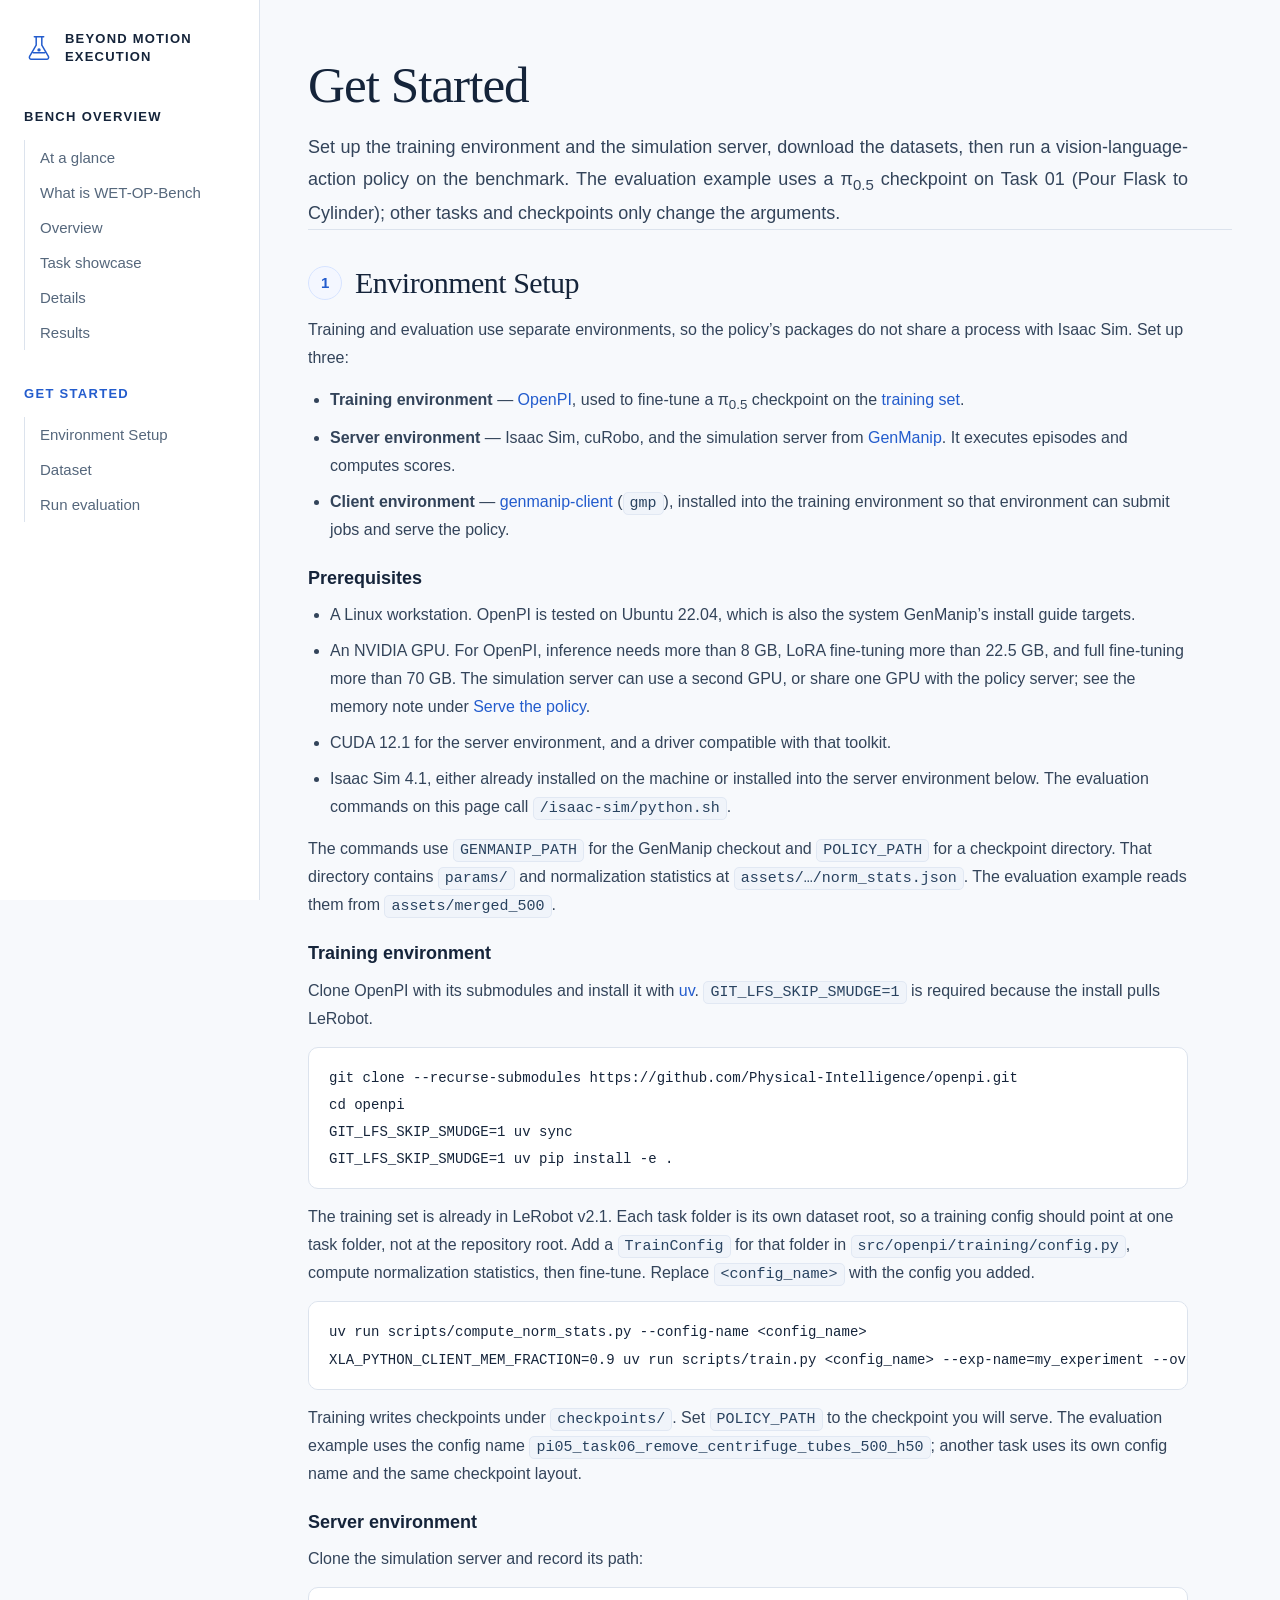
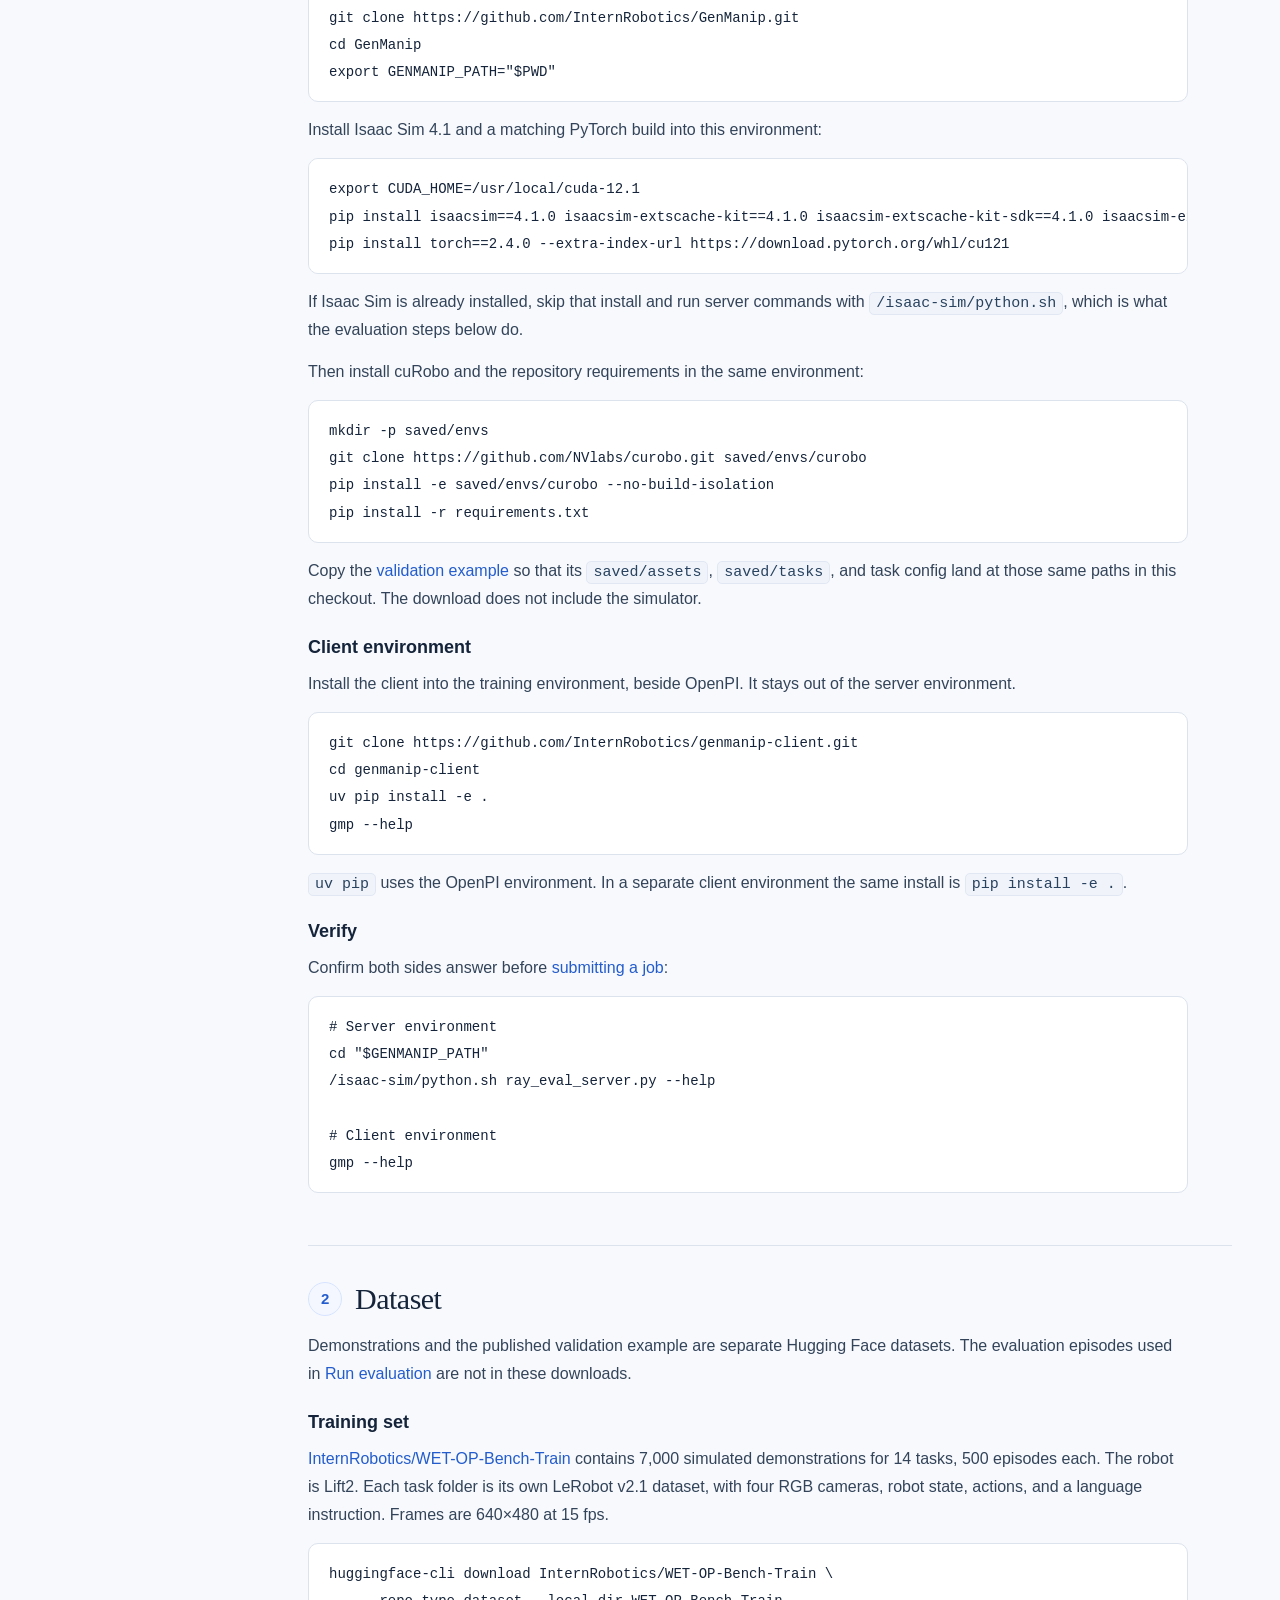
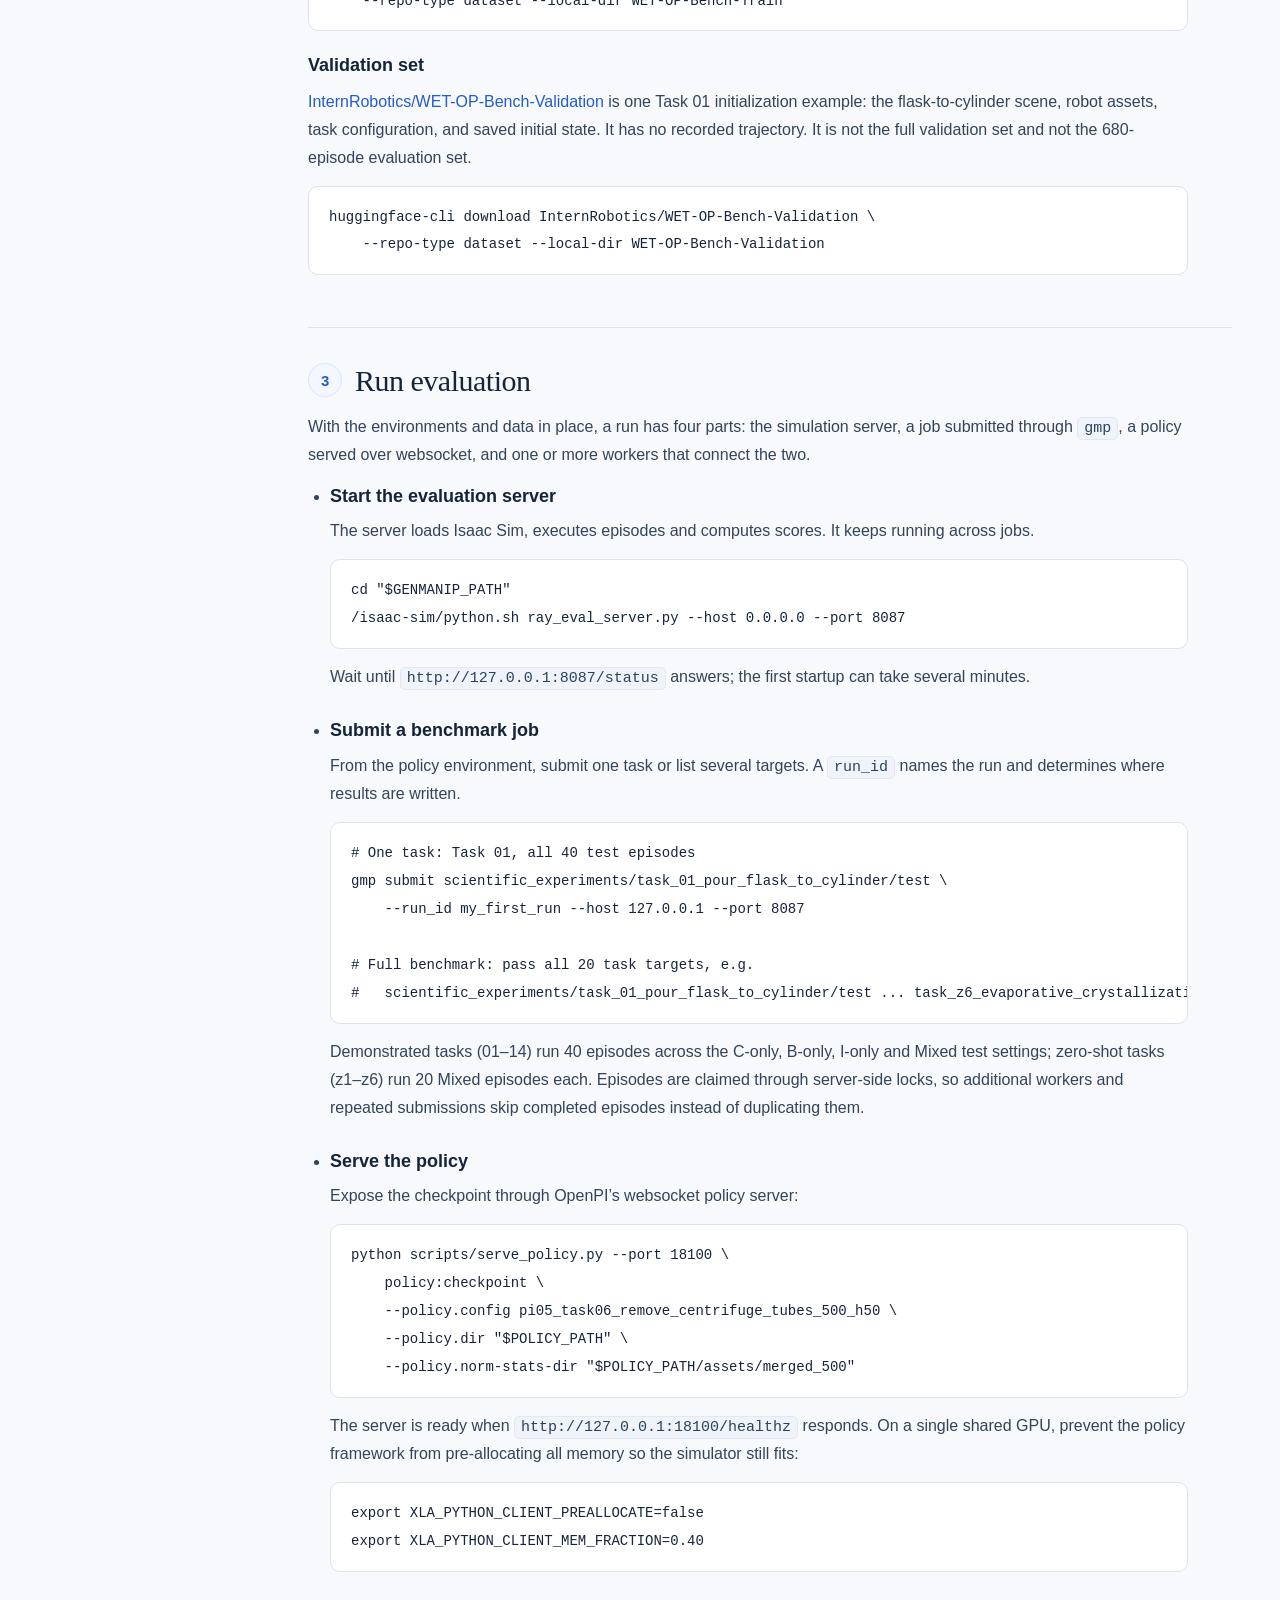
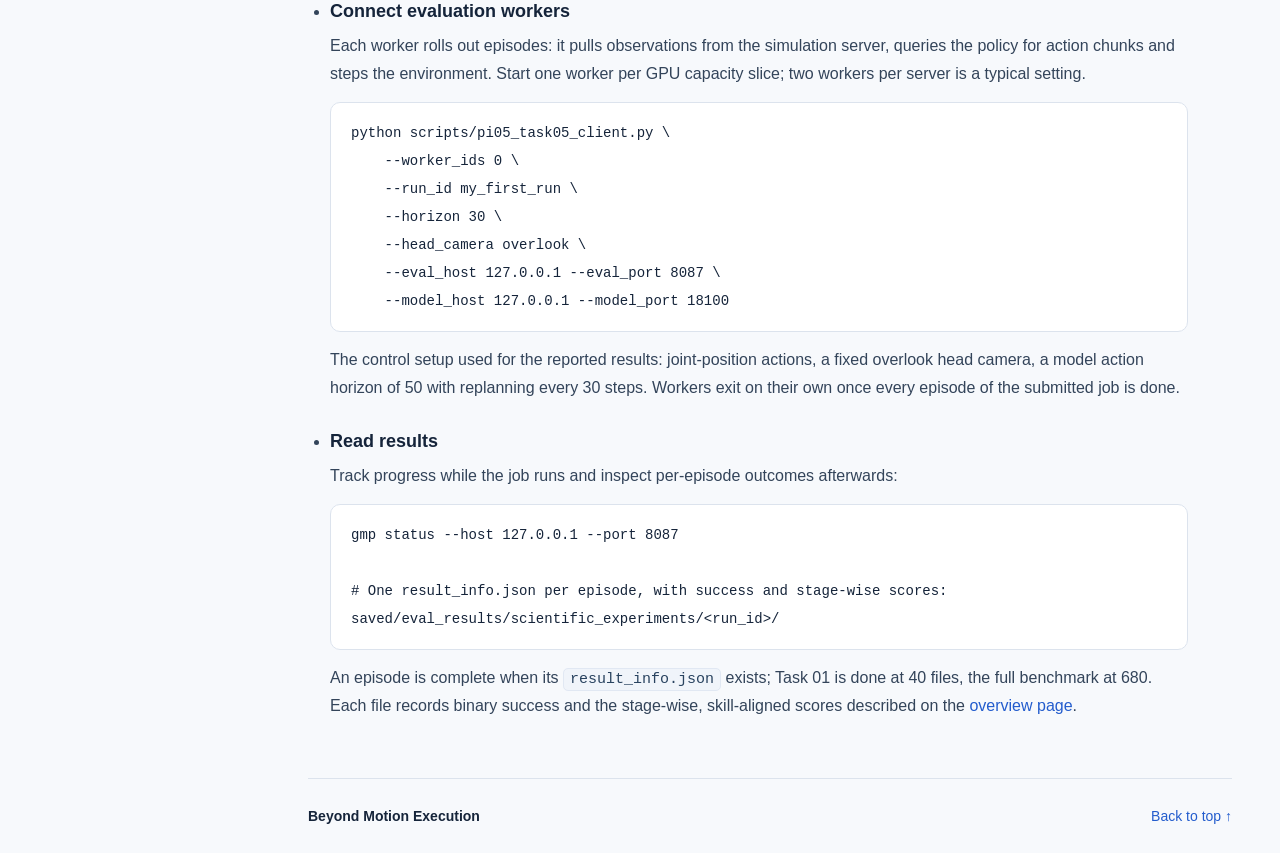
<file: get-started/index.html>
<!doctype html>
<html lang="en">
<head>
  <meta charset="utf-8">
  <meta name="viewport" content="width=device-width, initial-scale=1">
  <meta name="description" content="Get started with WET-OP-Bench: set up the simulation and policy environments, download the training and validation datasets, and run an evaluation.">
  <meta name="color-scheme" content="light">
  <meta name="referrer" content="no-referrer">
  <title>Get Started · Beyond Motion Execution</title>
  <link rel="icon" href="../assets/favicon.svg" type="image/svg+xml">
  <link rel="stylesheet" href="../assets/style.css?v=12">
  <link rel="stylesheet" href="../assets/get-started.css?v=2">
  <script src="../assets/nav.js?v=8" defer></script>
</head>
<body>
  <a class="skip-link" href="#main">Skip to content</a>
  <header class="topbar">
    <a class="brand" href="../"><svg viewBox="0 0 32 32" aria-hidden="true"><path d="M11 4h10M13 4v9L6 25a2 2 0 0 0 1.8 3h16.4a2 2 0 0 0 1.8-3l-7-12V4M10 21h12"/><circle cx="16" cy="18" r="1"/></svg><span>BEYOND MOTION EXECUTION</span></a>
    <button class="menu-button" type="button" aria-controls="sidebar" aria-expanded="false"><span class="sr-only">Open navigation</span><svg viewBox="0 0 24 24" aria-hidden="true"><path d="M4 7h16M4 12h16M4 17h16"/></svg></button>
  </header>
  <aside class="sidebar" id="sidebar" aria-label="Site navigation">
    <a class="brand" href="../"><svg viewBox="0 0 32 32" aria-hidden="true"><path d="M11 4h10M13 4v9L6 25a2 2 0 0 0 1.8 3h16.4a2 2 0 0 0 1.8-3l-7-12V4M10 21h12"/><circle cx="16" cy="18" r="1"/></svg><span>BEYOND MOTION EXECUTION</span></a>
    <nav aria-label="Site">
      <a class="nav-group" href="../">Bench overview</a>
      <ul>
        <li><a href="../#glance">At a glance</a></li>
        <li><a href="../#about">What is WET-OP-Bench</a></li>
        <li><a href="../#overview">Overview</a></li>
        <li><a href="../#showcase">Task showcase</a></li>
        <li><a href="../#details">Details</a></li>
        <li><a href="../#results">Results</a></li>
      </ul>
      <a class="nav-group" href="#top" aria-current="page">Get started</a>
      <ul>
        <li><a href="#setup">Environment Setup</a></li>
        <li><a href="#dataset">Dataset</a></li>
        <li><a href="#evaluation">Run evaluation</a></li>
      </ul>
    </nav>
  </aside>
  <div class="sidebar-backdrop" hidden></div>

  <div class="page">
  <main id="main" class="shell guide">
    <header class="guide-header" id="top">
      <h1>Get Started</h1>
      <p class="lede">Set up the training environment and the simulation server, download the datasets, then run a vision-language-action policy on the benchmark. The evaluation example uses a &pi;<sub>0.5</sub> checkpoint on Task 01 (Pour Flask to Cylinder); other tasks and checkpoints only change the arguments.</p>
    </header>

    <section id="setup" class="guide-section" aria-labelledby="setup-heading">
      <h2 id="setup-heading"><span class="step-index">1</span>Environment Setup</h2>
      <p>Training and evaluation use separate environments, so the policy&rsquo;s packages do not share a process with Isaac Sim. Set up three:</p>
      <ul class="guide-list">
        <li><b>Training environment</b> &mdash; <a href="https://github.com/Physical-Intelligence/openpi" target="_blank" rel="noopener noreferrer">OpenPI</a>, used to fine-tune a &pi;<sub>0.5</sub> checkpoint on the <a href="#dataset">training set</a>.</li>
        <li><b>Server environment</b> &mdash; Isaac Sim, cuRobo, and the simulation server from <a href="https://github.com/InternRobotics/GenManip" target="_blank" rel="noopener noreferrer">GenManip</a>. It executes episodes and computes scores.</li>
        <li><b>Client environment</b> &mdash; <a href="https://github.com/InternRobotics/genmanip-client" target="_blank" rel="noopener noreferrer">genmanip-client</a> (<code>gmp</code>), installed into the training environment so that environment can submit jobs and serve the policy.</li>
      </ul>

      <h3 id="prerequisites">Prerequisites</h3>
      <ul class="guide-list">
        <li>A Linux workstation. OpenPI is tested on Ubuntu 22.04, which is also the system GenManip&rsquo;s install guide targets.</li>
        <li>An NVIDIA GPU. For OpenPI, inference needs more than 8&nbsp;GB, LoRA fine-tuning more than 22.5&nbsp;GB, and full fine-tuning more than 70&nbsp;GB. The simulation server can use a second GPU, or share one GPU with the policy server; see the memory note under <a href="#policy">Serve the policy</a>.</li>
        <li>CUDA 12.1 for the server environment, and a driver compatible with that toolkit.</li>
        <li>Isaac Sim 4.1, either already installed on the machine or installed into the server environment below. The evaluation commands on this page call <code>/isaac-sim/python.sh</code>.</li>
      </ul>
      <p>The commands use <code>GENMANIP_PATH</code> for the GenManip checkout and <code>POLICY_PATH</code> for a checkpoint directory. That directory contains <code>params/</code> and normalization statistics at <code>assets/&hellip;/norm_stats.json</code>. The evaluation example reads them from <code>assets/merged_500</code>.</p>

      <h3>Training environment</h3>
      <p>Clone OpenPI with its submodules and install it with <a href="https://docs.astral.sh/uv/" target="_blank" rel="noopener noreferrer">uv</a>. <code>GIT_LFS_SKIP_SMUDGE=1</code> is required because the install pulls LeRobot.</p>
      <pre><code>git clone --recurse-submodules https://github.com/Physical-Intelligence/openpi.git
cd openpi
GIT_LFS_SKIP_SMUDGE=1 uv sync
GIT_LFS_SKIP_SMUDGE=1 uv pip install -e .</code></pre>
      <p>The training set is already in LeRobot v2.1. Each task folder is its own dataset root, so a training config should point at one task folder, not at the repository root. Add a <code>TrainConfig</code> for that folder in <code>src/openpi/training/config.py</code>, compute normalization statistics, then fine-tune. Replace <code>&lt;config_name&gt;</code> with the config you added.</p>
      <pre><code>uv run scripts/compute_norm_stats.py --config-name &lt;config_name&gt;
XLA_PYTHON_CLIENT_MEM_FRACTION=0.9 uv run scripts/train.py &lt;config_name&gt; --exp-name=my_experiment --overwrite</code></pre>
      <p>Training writes checkpoints under <code>checkpoints/</code>. Set <code>POLICY_PATH</code> to the checkpoint you will serve. The evaluation example uses the config name <code>pi05_task06_remove_centrifuge_tubes_500_h50</code>; another task uses its own config name and the same checkpoint layout.</p>

      <h3>Server environment</h3>
      <p>Clone the simulation server and record its path:</p>
      <pre><code>git clone https://github.com/InternRobotics/GenManip.git
cd GenManip
export GENMANIP_PATH="$PWD"</code></pre>
      <p>Install Isaac Sim 4.1 and a matching PyTorch build into this environment:</p>
      <pre><code>export CUDA_HOME=/usr/local/cuda-12.1
pip install isaacsim==4.1.0 isaacsim-extscache-kit==4.1.0 isaacsim-extscache-kit-sdk==4.1.0 isaacsim-extscache-physics==4.1.0 --extra-index-url https://pypi.nvidia.com
pip install torch==2.4.0 --extra-index-url https://download.pytorch.org/whl/cu121</code></pre>
      <p>If Isaac Sim is already installed, skip that install and run server commands with <code>/isaac-sim/python.sh</code>, which is what the evaluation steps below do.</p>
      <p>Then install cuRobo and the repository requirements in the same environment:</p>
      <pre><code>mkdir -p saved/envs
git clone https://github.com/NVlabs/curobo.git saved/envs/curobo
pip install -e saved/envs/curobo --no-build-isolation
pip install -r requirements.txt</code></pre>
      <p>Copy the <a href="#dataset">validation example</a> so that its <code>saved/assets</code>, <code>saved/tasks</code>, and task config land at those same paths in this checkout. The download does not include the simulator.</p>

      <h3>Client environment</h3>
      <p>Install the client into the training environment, beside OpenPI. It stays out of the server environment.</p>
      <pre><code>git clone https://github.com/InternRobotics/genmanip-client.git
cd genmanip-client
uv pip install -e .
gmp --help</code></pre>
      <p><code>uv pip</code> uses the OpenPI environment. In a separate client environment the same install is <code>pip install -e .</code>.</p>

      <h3>Verify</h3>
      <p>Confirm both sides answer before <a href="#evaluation">submitting a job</a>:</p>
      <pre><code># Server environment
cd "$GENMANIP_PATH"
/isaac-sim/python.sh ray_eval_server.py --help

# Client environment
gmp --help</code></pre>
    </section>

    <section id="dataset" class="guide-section" aria-labelledby="dataset-heading">
      <h2 id="dataset-heading"><span class="step-index">2</span>Dataset</h2>
      <p>Demonstrations and the published validation example are separate Hugging Face datasets. The evaluation episodes used in <a href="#evaluation">Run evaluation</a> are not in these downloads.</p>
      <h3>Training set</h3>
      <p><a href="https://huggingface.co/datasets/InternRobotics/WET-OP-Bench-Train" target="_blank" rel="noopener noreferrer">InternRobotics/WET-OP-Bench-Train</a> contains 7,000 simulated demonstrations for 14 tasks, 500 episodes each. The robot is Lift2. Each task folder is its own LeRobot v2.1 dataset, with four RGB cameras, robot state, actions, and a language instruction. Frames are 640&times;480 at 15 fps.</p>
      <pre><code>huggingface-cli download InternRobotics/WET-OP-Bench-Train \
    --repo-type dataset --local-dir WET-OP-Bench-Train</code></pre>
      <h3>Validation set</h3>
      <p><a href="https://huggingface.co/datasets/InternRobotics/WET-OP-Bench-Validation" target="_blank" rel="noopener noreferrer">InternRobotics/WET-OP-Bench-Validation</a> is one Task 01 initialization example: the flask-to-cylinder scene, robot assets, task configuration, and saved initial state. It has no recorded trajectory. It is not the full validation set and not the 680-episode evaluation set.</p>
      <pre><code>huggingface-cli download InternRobotics/WET-OP-Bench-Validation \
    --repo-type dataset --local-dir WET-OP-Bench-Validation</code></pre>
    </section>

    <section id="evaluation" class="guide-section" aria-labelledby="evaluation-heading">
      <h2 id="evaluation-heading"><span class="step-index">3</span>Run evaluation</h2>
      <p>With the environments and data in place, a run has four parts: the simulation server, a job submitted through <code>gmp</code>, a policy served over websocket, and one or more workers that connect the two.</p>
      <ul class="guide-steps">
        <li id="server">
          <h3>Start the evaluation server</h3>
          <p>The server loads Isaac Sim, executes episodes and computes scores. It keeps running across jobs.</p>
          <pre><code>cd "$GENMANIP_PATH"
/isaac-sim/python.sh ray_eval_server.py --host 0.0.0.0 --port 8087</code></pre>
          <p>Wait until <code>http://127.0.0.1:8087/status</code> answers; the first startup can take several minutes.</p>
        </li>
        <li id="submit">
          <h3>Submit a benchmark job</h3>
          <p>From the policy environment, submit one task or list several targets. A <code>run_id</code> names the run and determines where results are written.</p>
          <pre><code># One task: Task 01, all 40 test episodes
gmp submit scientific_experiments/task_01_pour_flask_to_cylinder/test \
    --run_id my_first_run --host 127.0.0.1 --port 8087

# Full benchmark: pass all 20 task targets, e.g.
#   scientific_experiments/task_01_pour_flask_to_cylinder/test ... task_z6_evaporative_crystallization_prep/test</code></pre>
          <p>Demonstrated tasks (01&ndash;14) run 40 episodes across the C-only, B-only, I-only and Mixed test settings; zero-shot tasks (z1&ndash;z6) run 20 Mixed episodes each. Episodes are claimed through server-side locks, so additional workers and repeated submissions skip completed episodes instead of duplicating them.</p>
        </li>
        <li id="policy">
          <h3>Serve the policy</h3>
          <p>Expose the checkpoint through OpenPI&rsquo;s websocket policy server:</p>
          <pre><code>python scripts/serve_policy.py --port 18100 \
    policy:checkpoint \
    --policy.config pi05_task06_remove_centrifuge_tubes_500_h50 \
    --policy.dir "$POLICY_PATH" \
    --policy.norm-stats-dir "$POLICY_PATH/assets/merged_500"</code></pre>
          <p>The server is ready when <code>http://127.0.0.1:18100/healthz</code> responds. On a single shared GPU, prevent the policy framework from pre-allocating all memory so the simulator still fits:</p>
          <pre><code>export XLA_PYTHON_CLIENT_PREALLOCATE=false
export XLA_PYTHON_CLIENT_MEM_FRACTION=0.40</code></pre>
        </li>
        <li id="workers">
          <h3>Connect evaluation workers</h3>
          <p>Each worker rolls out episodes: it pulls observations from the simulation server, queries the policy for action chunks and steps the environment. Start one worker per GPU capacity slice; two workers per server is a typical setting.</p>
          <pre><code>python scripts/pi05_task05_client.py \
    --worker_ids 0 \
    --run_id my_first_run \
    --horizon 30 \
    --head_camera overlook \
    --eval_host 127.0.0.1 --eval_port 8087 \
    --model_host 127.0.0.1 --model_port 18100</code></pre>
          <p>The control setup used for the reported results: joint-position actions, a fixed overlook head camera, a model action horizon of 50 with replanning every 30 steps. Workers exit on their own once every episode of the submitted job is done.</p>
        </li>
        <li id="results">
          <h3>Read results</h3>
          <p>Track progress while the job runs and inspect per-episode outcomes afterwards:</p>
          <pre><code>gmp status --host 127.0.0.1 --port 8087

# One result_info.json per episode, with success and stage-wise scores:
saved/eval_results/scientific_experiments/&lt;run_id&gt;/</code></pre>
          <p>An episode is complete when its <code>result_info.json</code> exists; Task&nbsp;01 is done at 40 files, the full benchmark at 680. Each file records binary success and the stage-wise, skill-aligned scores described on the <a href="../#overview">overview page</a>.</p>
        </li>
      </ul>
    </section>
  </main>
  <footer class="shell footer"><span>Beyond Motion Execution</span><a href="#top">Back to top <span aria-hidden="true">&uarr;</span></a></footer>
  </div>
</body>
</html>
</file>
<file: assets/style.css>
:root{--ink:#15243a;--muted:#55677c;--body:#33445a;--blue:#235ccd;--blue-soft:#edf3ff;--teal:#245755;--line:#dce3ed;--paper:#fff;--canvas:#f7f9fc;--serif:Georgia,'Times New Roman',serif;--sans:Inter,-apple-system,BlinkMacSystemFont,'Segoe UI',Arial,sans-serif;--sidebar:260px;--topbar:0px}
*{box-sizing:border-box}html{scroll-behavior:smooth;scroll-padding-top:24px}body{margin:0;background:var(--canvas);color:var(--ink);font:17px/1.6 var(--sans);-webkit-font-smoothing:antialiased}
button,input,select{font:inherit;color:var(--ink)}button{cursor:pointer}a{color:var(--blue);text-decoration:none}a:hover{text-decoration:underline}
:is(a,button,input,select,summary,video,[tabindex]):focus-visible{outline:3px solid #658ae6;outline-offset:3px}[hidden]{display:none!important}
.shell{width:calc(100% - 96px);max-width:1200px;margin-inline:auto}.sr-only{position:absolute;width:1px;height:1px;padding:0;margin:-1px;overflow:hidden;clip:rect(0,0,0,0);white-space:nowrap;border:0}
.skip-link{position:fixed;z-index:100;top:-80px;left:20px;padding:10px 16px;background:#fff;border:1px solid var(--blue)}.skip-link:focus{top:12px}

/* Navigation: fixed left sidebar on wide screens, drawer below 1000px. */
.sidebar{position:fixed;inset:0 auto 0 0;z-index:40;width:var(--sidebar);padding:30px 24px;overflow-y:auto;background:var(--paper);border-right:1px solid var(--line)}
.brand{display:flex;align-items:center;gap:11px;color:var(--ink);font-size:13px;font-weight:700;letter-spacing:1.2px;line-height:1.35}.brand:hover{text-decoration:none}
.brand svg{width:30px;height:30px;flex-shrink:0;fill:none;stroke:var(--blue);stroke-width:1.6;stroke-linecap:round;stroke-linejoin:round}.sidebar .brand{margin-bottom:38px}
.nav-group{display:block;padding:4px 0;color:var(--ink);font-size:13px;font-weight:700;letter-spacing:1.3px;text-transform:uppercase}.nav-group[aria-current=page]{color:var(--blue)}.nav-group:hover{text-decoration:none;color:var(--blue)}
.sidebar ul{list-style:none;margin:8px 0 30px;padding:0;border-left:1px solid var(--line)}
.sidebar ul a{display:block;margin-left:-1px;padding:7px 0 7px 14px;border-left:2px solid transparent;color:var(--muted);font-size:15px;line-height:1.4}.sidebar ul a:hover{color:var(--blue);text-decoration:none}
.sidebar ul a.active{color:var(--blue);border-left-color:var(--blue);font-weight:600}
.page{min-width:0;margin-left:var(--sidebar)}.topbar,.menu-button{display:none}.sidebar-backdrop{position:fixed;inset:0;z-index:35;background:#0d1a2b66}

/* Bench overview page */
.hero{padding:56px 0 36px}h1{margin:0;font-family:var(--serif);font-weight:400;line-height:1.14;letter-spacing:-1.2px}
.paper-title-lead{display:block;font-size:clamp(38px,4vw,58px)}.paper-title-subtitle{display:block;margin-top:10px;color:var(--blue);font-size:clamp(27px,2.8vw,40px);line-height:1.22;letter-spacing:-.7px}
.hero-links{display:flex;flex-wrap:wrap;gap:14px;margin-top:28px}.hero-link{display:inline-flex;align-items:center;justify-content:center;gap:10px;min-height:52px;padding:12px 25px;border:1px solid #b9ccef;border-radius:999px;background:#fff;color:var(--blue);box-shadow:0 2px 8px #15243a08;font-size:17px;font-weight:700;line-height:1.2;transition:background .18s,color .18s,border-color .18s,box-shadow .18s,transform .18s}.hero-link svg{width:22px;height:22px;flex-shrink:0;fill:none;stroke:currentColor;stroke-width:1.8;stroke-linecap:round;stroke-linejoin:round}.hero-link:hover{border-color:var(--blue);background:var(--blue);color:#fff;text-decoration:none;box-shadow:0 6px 16px #235ccd30;transform:translateY(-1px)}
.page-section{padding:44px 0 52px;border-top:1px solid var(--line)}.page-section h2{margin:0 0 20px;font:400 36px/1.2 var(--serif);letter-spacing:-.6px}
.about-text p{margin:0;color:var(--body);font-size:18px;line-height:1.8;text-align:justify}
.teaser{margin:36px 0 0;padding:14px 14px 0;background:var(--paper);border:1px solid var(--line);border-radius:12px;box-shadow:0 6px 24px #14243c0d}
.teaser-image{display:block}.teaser img{display:block;width:100%;height:auto}
.teaser figcaption{display:flex;justify-content:space-between;align-items:baseline;gap:24px;margin-top:12px;padding:12px 4px 14px;border-top:1px solid #eaf0f5;color:var(--muted);font-size:14px;line-height:1.6}
.teaser figcaption b{color:var(--ink);font-weight:600}.teaser figcaption a{flex-shrink:0;font-weight:600;white-space:nowrap}
.key-stats{display:grid;grid-template-columns:repeat(4,minmax(0,1fr));gap:18px}
.key-stats div{display:flex;flex-direction:column;padding:20px 22px;background:var(--paper);border:1px solid var(--line);border-radius:10px}
.key-stats strong{font:600 40px/1.1 var(--sans);letter-spacing:-.5px}.stat-label{margin-top:8px;font-size:16px;font-weight:600;line-height:1.4}.stat-detail{margin-top:6px;color:var(--muted);font-size:14px;line-height:1.55}
.glance-subheading{margin:40px 0 18px;font-size:21px;font-weight:600}
.feature-grid{display:grid;grid-template-columns:repeat(3,minmax(0,1fr));gap:18px;margin:0;padding:0;list-style:none}
.feature-grid li{padding:20px 22px;background:var(--paper);border:1px solid var(--line);border-radius:10px}
.feature-icon{display:grid;place-items:center;width:40px;height:40px;margin-bottom:14px;border-radius:9px;background:var(--blue-soft)}
.feature-icon svg{width:22px;height:22px;fill:none;stroke:var(--blue);stroke-width:1.6;stroke-linecap:round;stroke-linejoin:round}
.feature-grid h4{margin:0 0 6px;font-size:17px;font-weight:700;line-height:1.35}.feature-grid p{margin:0;color:var(--body);font-size:15px;line-height:1.65}
.suite-scroll,.details-scroll{max-width:100%;overflow-x:auto;background:var(--paper);border:1px solid var(--line);border-radius:10px}
#task-suite-table{width:100%;min-width:1020px;border-collapse:collapse;font-size:15px;line-height:1.5;text-align:left}
#task-suite-table :is(th,td){padding:12px;border-bottom:1px solid #e9eef5;vertical-align:middle}#task-suite-table td{white-space:nowrap}#task-suite-table td:last-child{min-width:180px;white-space:normal}
#task-suite-table thead th{background:#edf3fb;color:var(--muted);font-size:14px;font-weight:600;white-space:nowrap}#task-suite-table abbr{text-decoration:none;cursor:help}
#task-suite-table tbody th[scope=row]{min-width:250px;font-weight:500}#task-suite-table th[scope=row] a{color:var(--ink)}
#task-suite-table .suite-group th{padding-block:12px;background:#f4f7fb;color:var(--blue);font-size:15px;font-weight:700}
.suite-id{color:var(--muted);font-variant-numeric:tabular-nums}.suite-family{color:var(--blue);font-weight:600}
.table-key{display:grid;gap:10px;margin:24px 0 0;color:#3c4d63;font-size:15px;line-height:1.7}.table-key div{display:grid;grid-template-columns:150px minmax(0,1fr);gap:16px}
.table-key dt{color:var(--ink);font-weight:700}.table-key dd{margin:0}.table-key b{color:var(--ink)}

/* Task showcase */
.gallery-intro{display:flex;justify-content:space-between;align-items:center;gap:24px;margin-bottom:22px}.gallery-intro h2{margin:0}
.speed-control{display:flex;align-items:center;gap:10px;color:var(--muted);font-size:15px}
select{min-height:40px;padding:7px 30px 7px 12px;background:#fff;border:1px solid var(--line);border-radius:7px;font-size:15px}
.toolbar-wrapper{position:sticky;top:var(--topbar);z-index:20;background:rgba(247,249,252,.97);border-block:1px solid var(--line);backdrop-filter:blur(12px)}
.toolbar{display:flex;flex-wrap:wrap;align-items:center;gap:10px 14px;padding-block:14px}.filters{display:flex;flex-wrap:wrap;gap:10px}
.result-count{color:var(--muted);font-size:15px;white-space:nowrap}.toolbar .speed-control{margin-left:auto}.filter{position:relative}
.filter-button{display:flex;align-items:center;gap:8px;min-height:42px;padding:8px 34px 8px 14px;background:var(--paper) url("data:image/svg+xml,%3Csvg xmlns='http://www.w3.org/2000/svg' viewBox='0 0 12 8'%3E%3Cpath d='M1 1.5l5 5 5-5' fill='none' stroke='%2355677c' stroke-width='1.6'/%3E%3C/svg%3E") no-repeat right 13px center/12px 8px;border:1px solid var(--line);border-radius:7px;font-size:15px;white-space:nowrap}
.filter-label{font-weight:600}.filter-value{color:var(--muted)}.filter-button:hover,.filter-button[aria-expanded=true]{border-color:var(--blue)}
.filter-button.partial{background-color:var(--blue-soft);border-color:#9fb9ea}.filter-button.partial .filter-value{color:var(--blue);font-weight:600}
.filter-panel{position:absolute;top:calc(100% + 6px);left:0;z-index:25;min-width:260px;max-height:min(440px,65vh);overflow:auto;padding:8px;background:var(--paper);border:1px solid var(--line);border-radius:10px;box-shadow:0 14px 36px #15243a26}
.filter-panel.align-right{left:auto;right:0}.filter-title{margin:4px 8px 8px;color:var(--muted);font-size:13px;line-height:1.4}
.filter-actions{display:flex;justify-content:space-between;gap:10px;margin-bottom:4px;padding:2px 6px 8px;border-bottom:1px solid #eaf0f5}
.filter-actions button{padding:4px 2px;border:0;background:none;color:var(--blue);font-size:14px;font-weight:600}
.filter-panel label{display:flex;align-items:center;gap:10px;padding:8px;border-radius:6px;font-size:15px;white-space:nowrap;cursor:pointer}.filter-panel label:hover{background:#f3f6fb}
.filter-panel input{width:17px;height:17px;margin:0;accent-color:var(--blue)}.option-count{margin-left:auto;padding-left:14px;color:var(--muted);font-size:13px;font-variant-numeric:tabular-nums}
.text-button{padding:9px 15px;border:0;border-radius:6px;background:var(--blue-soft);color:var(--blue);font-size:15px;font-weight:600}
.gallery-body{padding-block:34px 20px}.section-heading{display:flex;align-items:center;gap:14px;margin-bottom:20px}.section-heading h3{margin:0;font-size:21px;font-weight:600}
.section-index{padding:3px 9px;border:1px solid #cedcf5;border-radius:5px;color:var(--blue);font-size:14px;white-space:nowrap}.ood-section .section-index{color:var(--teal);border-color:#cddfdd}
.task-grid{display:grid;grid-template-columns:repeat(2,minmax(0,1fr));gap:26px;align-items:start}.task-section+.task-section{margin-top:54px;padding-top:32px;border-top:1px solid var(--line)}
.card-main{display:flex;flex-direction:column;min-height:var(--card-main-height,0)}
.task-card{overflow:hidden;background:var(--paper);border:1px solid var(--line);border-radius:10px;box-shadow:0 3px 12px #14243c05;scroll-margin-top:calc(var(--topbar) + 150px)}
.card-heading{display:flex;align-items:center;gap:13px;min-height:84px;padding:18px 22px}.card-heading h4{min-width:0;margin:0;font:400 24px/1.25 var(--serif);letter-spacing:-.3px}
.card-heading h4 a{color:var(--ink)}.card-heading h4 a:hover{color:var(--blue);text-decoration:none}
.task-number{display:grid;place-items:center;min-width:34px;height:34px;border:1px solid #d6e3ff;border-radius:50%;background:#f4f7ff;color:var(--blue);font-size:13px;font-variant-numeric:tabular-nums}
.ood-section .task-number{color:var(--teal);background:#f0f7f6;border-color:#d6e8e4}
.media-frame{position:relative;overflow:hidden;aspect-ratio:4/3;background:#d3dce3}.media-frame video,.media-frame>.media-button,.media-frame>.image-button{position:absolute;inset:0;width:100%;height:100%}
.media-frame video{display:block;object-fit:contain;background:#111722}.media-button,.image-button{display:block;padding:0;border:0;background:transparent;color:#fff;text-align:left}
.media-button>img,.image-button>img{display:block;width:100%;height:100%;object-fit:contain}.media-button:after{content:'';position:absolute;inset:0;background:linear-gradient(transparent 64%,#08111e80);pointer-events:none}
.play-icon{position:absolute;left:50%;top:50%;z-index:1;display:grid;place-items:center;width:66px;height:66px;border-radius:50%;background:#fffefbf0;color:var(--blue);box-shadow:0 4px 26px #0c182a30;transform:translate(-50%,-50%);transition:transform .2s,background .2s}
.play-icon svg{width:22px;height:22px;fill:currentColor;transform:translateX(2px)}.media-button:hover .play-icon{transform:translate(-50%,-50%) scale(1.08);background:#fff}
.media-caption{position:absolute;left:20px;right:20px;bottom:16px;z-index:1;display:flex;justify-content:space-between;align-items:center;color:#fff;font-size:14px}
.duration{padding:2px 8px;border-radius:4px;background:#111e32a8;font-size:13px;font-variant-numeric:tabular-nums}
.image-label{position:absolute;left:14px;top:14px;padding:5px 9px;border-radius:4px;background:#ffffffed;color:var(--teal);font-size:12px;font-weight:600;letter-spacing:.6px}
.image-expand{position:absolute;right:14px;bottom:14px;display:grid;place-items:center;width:38px;height:38px;border-radius:6px;background:#fffefbe8;color:var(--ink)}
.image-expand svg{width:19px;height:19px;fill:none;stroke:currentColor;stroke-width:1.6;stroke-linecap:round}.image-button:hover .image-expand{background:#fff}
.media-error{position:absolute;inset:auto 12px 52px;z-index:2;padding:12px;border-radius:5px;background:#fff;color:#8b2439;font-size:14px}.media-error a{margin-left:8px}
.card-body{padding:0 22px;display:flex;flex-direction:column;flex:1}.task-taxonomy{display:flex;justify-content:space-between;gap:10px;padding-top:16px;color:var(--muted);font-size:14px;line-height:1.5}
.task-taxonomy>span:first-child{color:var(--blue)}.task-taxonomy>span:last-child{text-align:right}
.capabilities{display:grid;grid-template-columns:repeat(2,minmax(0,1fr));gap:12px 16px;margin:0;padding:16px 0;border-bottom:1px solid #eaf0f5}
.capabilities dt{margin-bottom:2px;color:var(--muted);font-size:13px;line-height:1.45}.capabilities dd{margin:0;font-size:16px;font-weight:600}.capabilities dd.required{color:var(--blue)}
.task-skills{margin:0;padding:14px 0;border-bottom:1px solid #eaf0f5;color:var(--body);font-size:15px}
.task-skills>span,.instruction-label{display:block;margin-bottom:5px;color:var(--blue);font-size:12px;font-weight:700;letter-spacing:1.1px;text-transform:uppercase}
.instruction{padding:16px 0 20px;flex:1}.instruction p{margin:0;color:var(--body);font-size:16px;line-height:1.75;overflow-wrap:anywhere}
.rubric{border-top:1px solid var(--line)}.rubric summary{display:flex;align-items:center;justify-content:space-between;gap:8px;padding:16px 22px;color:var(--blue);font-size:15px;font-weight:600;list-style:none;cursor:pointer}
.rubric summary::-webkit-details-marker{display:none}.rubric summary:after{content:'+';font-size:22px;line-height:20px;font-weight:400}.rubric[open] summary{border-bottom:1px solid #eaf0f5}.rubric[open] summary:after{content:'−'}
.rubric-content{padding:16px 22px 20px}
.rubric table{width:100%;border-collapse:collapse;table-layout:fixed;font-size:14px;line-height:1.6;text-align:left}
.rubric thead th{padding:0 8px 9px 0;border-bottom:1px solid var(--line);color:var(--muted);font-size:12px;font-weight:600;letter-spacing:.6px;text-transform:uppercase;vertical-align:bottom}
.rubric td{padding:12px 9px 12px 0;border-bottom:1px solid #edf0f5;vertical-align:top;overflow-wrap:anywhere}.rubric tbody tr:last-child td{border:0}
.criterion-col{width:56%}.score-col{width:16%}.skills-col{width:28%}
.stage{display:inline-block;margin-right:6px;padding:0 5px;border:1px solid #e1e8f3;border-radius:3px;background:#f0f4fa;color:#596b83;font-size:12px;white-space:nowrap;vertical-align:1px}
.score{color:var(--blue);font-weight:600;font-variant-numeric:tabular-nums}.score small{font-size:12px;font-weight:400;white-space:nowrap}.skills{color:var(--muted);font-size:13px}
.rubric-note{margin:14px 0 0;padding-top:10px;border-top:1px solid #eaf0f5;color:var(--muted);font-size:13px}
.empty-state{padding:70px 20px 90px;text-align:center;background:#fff;border:1px dashed var(--line);border-radius:8px}.empty-state h3{margin:0 0 10px;font:400 28px var(--serif)}.empty-state p{color:var(--muted);font-size:16px}

/* Details */
.details-lead{margin:0 0 22px;color:var(--body);font-size:17px;line-height:1.75;text-align:justify}
.details-table{width:100%;min-width:900px;border-collapse:collapse;font-size:15px;line-height:1.55;text-align:left}
.details-table :is(th,td){padding:14px;border-bottom:1px solid #e9eef5;vertical-align:top}.details-table tbody tr:last-child :is(th,td){border-bottom:0}
.details-table thead th{background:#edf3fb;color:var(--muted);font-size:14px;font-weight:600;white-space:nowrap;vertical-align:bottom}
.details-table tbody th{background:#f8fafd;font-weight:700;white-space:nowrap}.details-table tbody th span{color:var(--muted);font-size:13px;font-weight:400}
.details-table td.number{text-align:center;font-variant-numeric:tabular-nums}
.variation-list{display:grid;grid-template-columns:repeat(3,minmax(0,1fr));gap:18px;margin:26px 0 0}.variation-list div{padding:18px 20px;background:var(--paper);border:1px solid var(--line);border-radius:10px}
.variation-list dt{margin-bottom:6px;font-size:17px;font-weight:700}.variation-list dd{margin:0;color:#3c4d63;font-size:15px;line-height:1.7}
.variant-count{display:block;margin-bottom:6px;color:var(--blue);font-size:13px;font-weight:700;letter-spacing:.4px;text-transform:uppercase}
.details-note{margin:22px 0 0;color:var(--muted);font-size:15px;line-height:1.75;text-align:justify}
.results h3{margin:34px 0 14px;font-size:21px;font-weight:600}
.results-table :is(th,td){text-align:center;font-variant-numeric:tabular-nums;white-space:nowrap}
.results-table tbody th{text-align:left}
.results-table .best{font-weight:700;color:var(--ink)}
.results-main{min-width:1120px}
.results-gen{min-width:760px}

.footer{display:flex;align-items:center;gap:20px;padding-block:26px;border-top:1px solid var(--line);color:var(--muted);font-size:14px}.footer>span{color:var(--ink);font-weight:600}.footer a{margin-left:auto}
dialog{width:min(1160px,calc(100% - 48px));max-height:94dvh;margin:auto;padding:0;overflow:auto;border:0;border-radius:10px;background:#fff;color:var(--ink);box-shadow:0 20px 90px #0005}dialog::backdrop{background:#101c2be0;backdrop-filter:blur(5px)}
.dialog-toolbar{display:flex;justify-content:space-between;align-items:center;gap:20px;padding:16px 22px}.dialog-eyebrow{color:var(--muted);font-size:12px;letter-spacing:1px;text-transform:uppercase}
.dialog-toolbar h2{margin:3px 0 0;font:400 24px/1.3 var(--serif)}.close-dialog{flex-shrink:0;width:40px;height:40px;border:1px solid var(--line);border-radius:50%;background:#f7f9fc;font:400 27px/1 var(--sans)}.close-dialog:hover{background:var(--blue-soft)}
#dialog-image{display:block;width:100%;height:auto;max-height:calc(94dvh - 140px);object-fit:contain;background:#111722}.dialog-footer{display:flex;justify-content:space-between;gap:20px;padding:14px 22px;color:var(--muted);font-size:13px}
body.dialog-open,body.drawer-open{overflow:hidden}.noscript-message{position:fixed;bottom:0;width:100%;padding:15px;background:#fff7df;text-align:center}

@media(min-width:1800px){.shell{max-width:1360px}.task-grid{grid-template-columns:repeat(3,minmax(0,1fr))}}
@media(max-width:1200px){.shell{width:calc(100% - 64px)}.variation-list{grid-template-columns:1fr}.key-stats,.feature-grid{grid-template-columns:repeat(2,minmax(0,1fr))}}
@media(max-width:1000px){:root{--topbar:60px}html{scroll-padding-top:76px}.page{margin-left:0}
  .topbar{position:sticky;top:0;z-index:30;display:flex;align-items:center;justify-content:space-between;height:60px;padding:0 18px;background:rgba(247,249,252,.97);border-bottom:1px solid var(--line);backdrop-filter:blur(10px)}
  .menu-button{display:grid;place-items:center;width:42px;height:42px;padding:0;border:1px solid var(--line);border-radius:8px;background:#fff}.menu-button svg{width:22px;height:22px;fill:none;stroke:var(--ink);stroke-width:1.8;stroke-linecap:round}
  .sidebar{visibility:hidden;width:min(300px,85vw);box-shadow:0 0 40px #0d1a2b33;transform:translateX(-100%);transition:transform .2s ease,visibility .2s}.sidebar.open{visibility:visible;transform:none}}
@media(max-width:760px){.task-grid,.feature-grid{grid-template-columns:1fr}.teaser figcaption{flex-direction:column;gap:6px}.table-key div{grid-template-columns:1fr;gap:2px}.toolbar-wrapper{position:relative;top:auto}.task-card{scroll-margin-top:76px}}
@media(max-width:640px){body{font-size:16px}.shell{width:calc(100% - 36px)}.hero{padding:34px 0 26px}.paper-title-lead{font-size:36px}.paper-title-subtitle{font-size:26px}
  .page-section{padding:32px 0 38px}.page-section h2{font-size:30px}.about-text p{font-size:17px}.gallery-intro{flex-wrap:wrap}
  .teaser{margin-top:26px;padding:8px 8px 0}.key-stats{grid-template-columns:1fr}.key-stats strong{font-size:34px}
  .filter-button{min-height:40px;padding:7px 30px 7px 11px;font-size:14px}.filter-panel{min-width:230px}
  .card-heading{gap:11px;padding:16px}.card-heading h4{font-size:22px}.card-body{padding-inline:16px}.rubric summary,.rubric-content{padding-inline:16px}
  .footer{flex-wrap:wrap}dialog{width:calc(100% - 20px);max-height:96dvh}.dialog-toolbar{padding:14px}.dialog-toolbar h2{font-size:21px}}
@media(prefers-reduced-motion:reduce){html{scroll-behavior:auto}*,*:before,*:after{transition:none!important}}
@media print{.sidebar,.topbar,.toolbar-wrapper,.speed-control,.footer a,.media-caption,.play-icon,.image-expand{display:none!important}.page{margin:0}.shell{width:100%}.task-card{break-inside:avoid}.rubric{display:none}body{background:#fff}}
</file>
<file: assets/get-started.css>
/* Get started page: setup, dataset, and evaluation guide. Loaded after style.css. */
.guide{padding:56px 0 20px}
.guide-header h1{margin:0;font-family:var(--serif);font-weight:400;font-size:clamp(38px,4vw,52px);letter-spacing:-1px;line-height:1.14}
.guide-header .lede{max-width:880px;margin:18px 0 0;color:var(--body);font-size:18px;line-height:1.75;text-align:justify}
.guide-section{padding:34px 0 38px;border-top:1px solid var(--line)}
.guide-section h2{display:flex;align-items:center;gap:13px;margin:0 0 14px;font:400 30px/1.25 var(--serif);letter-spacing:-.5px}
.guide-section h3{margin:22px 0 10px;color:var(--ink);font:600 18px/1.4 var(--sans);letter-spacing:0}
.step-index{display:grid;place-items:center;min-width:34px;height:34px;border:1px solid #d6e3ff;border-radius:50%;background:#f4f7ff;color:var(--blue);font:600 15px/1 var(--sans);font-variant-numeric:tabular-nums}
.guide-section p{max-width:880px;margin:0 0 14px;color:var(--body);font-size:16px;line-height:1.75}
.guide-section p:last-child{margin-bottom:0}
.guide-list,.guide-steps{max-width:880px;margin:0 0 14px;padding-left:22px;color:var(--body);font-size:16px;line-height:1.75}
.guide-list li,.guide-steps > li{margin-bottom:8px}
.guide-steps{margin-top:6px;margin-bottom:0}
.guide-steps > li{margin-bottom:26px}
.guide-steps > li:last-child{margin-bottom:0}
.guide-steps h3{margin:0 0 8px}
.guide-steps p,.guide-steps pre{max-width:none}
.guide code{padding:2px 6px;border:1px solid #e1e8f3;border-radius:5px;background:#f0f4fa;color:#28425f;font:15px/1.5 ui-monospace,SFMono-Regular,Menlo,Consolas,monospace}
.guide pre{max-width:880px;margin:0 0 14px;padding:16px 20px;overflow-x:auto;border:1px solid var(--line);border-radius:10px;background:var(--paper)}
.guide pre code{padding:0;border:0;background:none;color:var(--ink);font-size:14px;line-height:1.7;white-space:pre}
@media(max-width:640px){.guide{padding-top:34px}.guide-section{padding:26px 0 30px}.guide-section h2{font-size:25px}.guide pre{padding:13px 15px}.guide pre code{font-size:13px}}
@media print{.guide pre{white-space:pre-wrap}.guide pre code{white-space:pre-wrap}}
</file>
